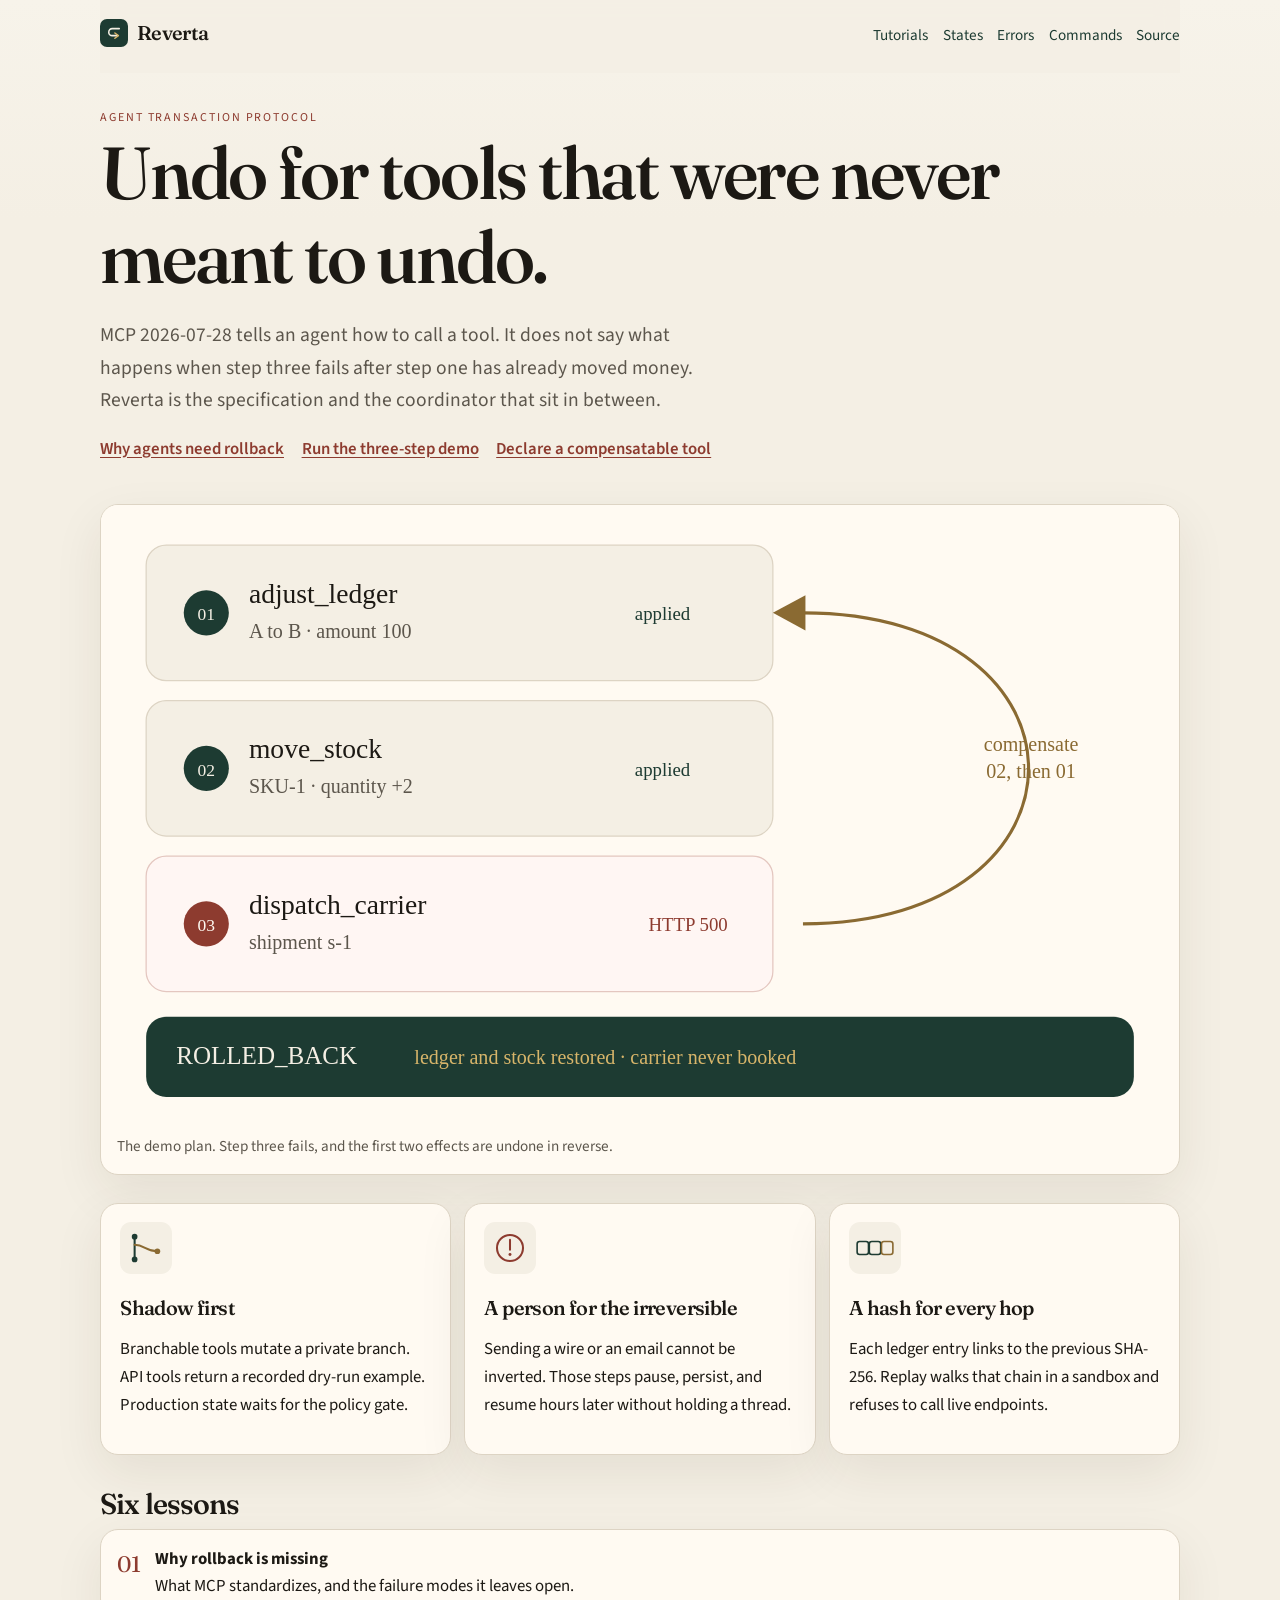
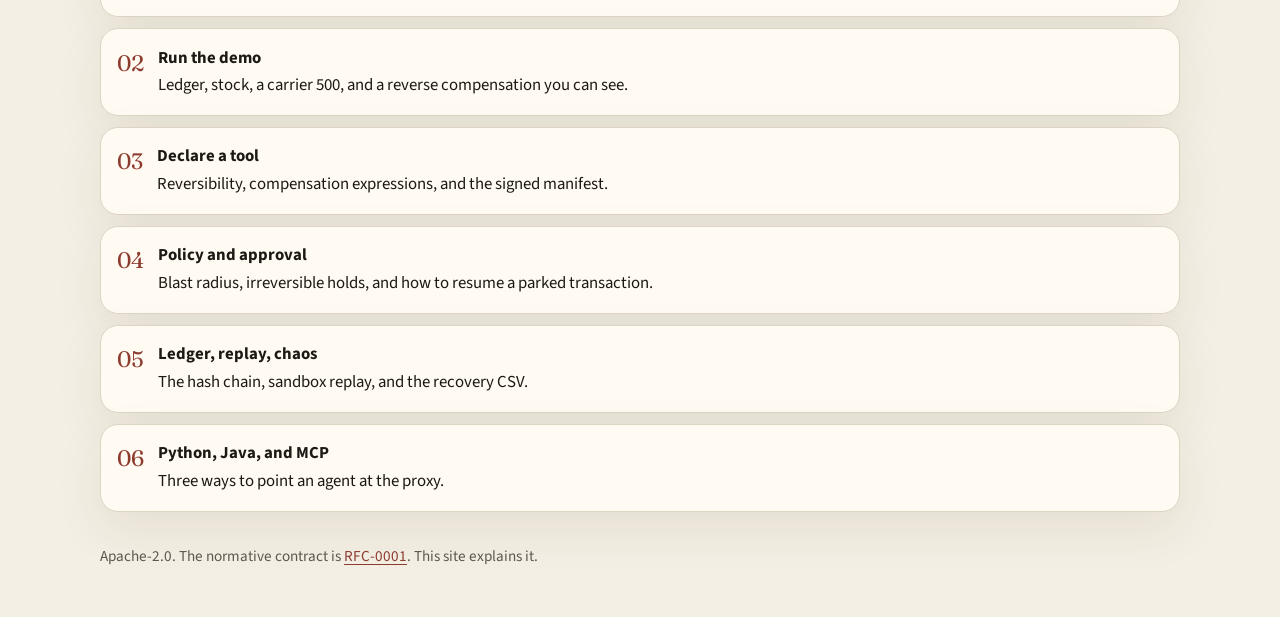
<file: docs/index.html>
<!DOCTYPE html>
<html lang="en">
<head>
  <meta charset="utf-8">
  <meta name="viewport" content="width=device-width, initial-scale=1">
  <title>Reverta — transactional execution for AI agents</title>
  <meta name="description" content="Shadow, gate, commit, and roll back multi-step tool plans. An open specification and engine for MCP agents.">
  <link rel="preconnect" href="https://fonts.googleapis.com">
  <link rel="stylesheet" href="https://fonts.googleapis.com/css2?family=Fraunces:opsz,wght@9..144,560&family=Source+Sans+3:wght@400;600&display=swap">
  <link rel="icon" href="assets/mark.svg" type="image/svg+xml">
  <link rel="stylesheet" href="assets/site.css">
</head>
<body>
  <div class="wrap">
    <nav class="top">
      <strong><a href="index.html"><img src="assets/mark.svg" alt="" width="28" height="28">Reverta</a></strong>
      <div class="links">
        <a href="tutorials/index.html">Tutorials</a>
        <a href="reference/states.html">States</a>
        <a href="reference/errors.html">Errors</a>
        <a href="reference/commands.html">Commands</a>
        <a href="https://github.com/vaquarkhan/Reverta">Source</a>
      </div>
    </nav>
    <header class="hero">
      <div>
        <p class="kicker">Agent Transaction Protocol</p>
        <h1>Undo for tools that were never meant to undo.</h1>
        <p class="lede">MCP 2026-07-28 tells an agent how to call a tool. It does not say what happens when step three fails after step one has already moved money. Reverta is the specification and the coordinator that sit in between.</p>
        <p class="jump">
          <a href="tutorials/01-why-rollback.html">Why agents need rollback</a>
          <a href="tutorials/02-run-the-demo.html">Run the three-step demo</a>
          <a href="tutorials/03-declare-a-tool.html">Declare a compensatable tool</a>
        </p>
      </div>
      <figure class="plate hero-plate">
        <img src="assets/hero-saga.svg" alt="Three steps: a ledger transfer and a stock move apply, the carrier returns HTTP 500, and compensation restores the first two. The transaction ends ROLLED_BACK.">
        <figcaption>The demo plan. Step three fails, and the first two effects are undone in reverse.</figcaption>
      </figure>
    </header>
    <section class="grid">
      <article class="card"><img class="glyph" src="assets/icon-branch.svg" alt=""><h3>Shadow first</h3><p>Branchable tools mutate a private branch. API tools return a recorded dry-run example. Production state waits for the policy gate.</p></article>
      <article class="card"><img class="glyph" src="assets/icon-seal.svg" alt=""><h3>A person for the irreversible</h3><p>Sending a wire or an email cannot be inverted. Those steps pause, persist, and resume hours later without holding a thread.</p></article>
      <article class="card"><img class="glyph" src="assets/icon-chain.svg" alt=""><h3>A hash for every hop</h3><p>Each ledger entry links to the previous SHA-256. Replay walks that chain in a sandbox and refuses to call live endpoints.</p></article>
    </section>
    <h2>Six lessons</h2>
    <div class="lessons">
      <a class="lesson" href="tutorials/01-why-rollback.html"><span class="num">01</span><span><strong>Why rollback is missing</strong><br>What MCP standardizes, and the failure modes it leaves open.</span></a>
      <a class="lesson" href="tutorials/02-run-the-demo.html"><span class="num">02</span><span><strong>Run the demo</strong><br>Ledger, stock, a carrier 500, and a reverse compensation you can see.</span></a>
      <a class="lesson" href="tutorials/03-declare-a-tool.html"><span class="num">03</span><span><strong>Declare a tool</strong><br>Reversibility, compensation expressions, and the signed manifest.</span></a>
      <a class="lesson" href="tutorials/04-policy-and-approval.html"><span class="num">04</span><span><strong>Policy and approval</strong><br>Blast radius, irreversible holds, and how to resume a parked transaction.</span></a>
      <a class="lesson" href="tutorials/05-ledger-replay-chaos.html"><span class="num">05</span><span><strong>Ledger, replay, chaos</strong><br>The hash chain, sandbox replay, and the recovery CSV.</span></a>
      <a class="lesson" href="tutorials/06-sdks.html"><span class="num">06</span><span><strong>Python, Java, and MCP</strong><br>Three ways to point an agent at the proxy.</span></a>
    </div>
    <footer>Apache-2.0. The normative contract is <a href="https://github.com/vaquarkhan/Reverta/blob/main/spec/RFC-0001-core-protocol.md">RFC-0001</a>. This site explains it.</footer>
  </div>
</body>
</html>
</file>
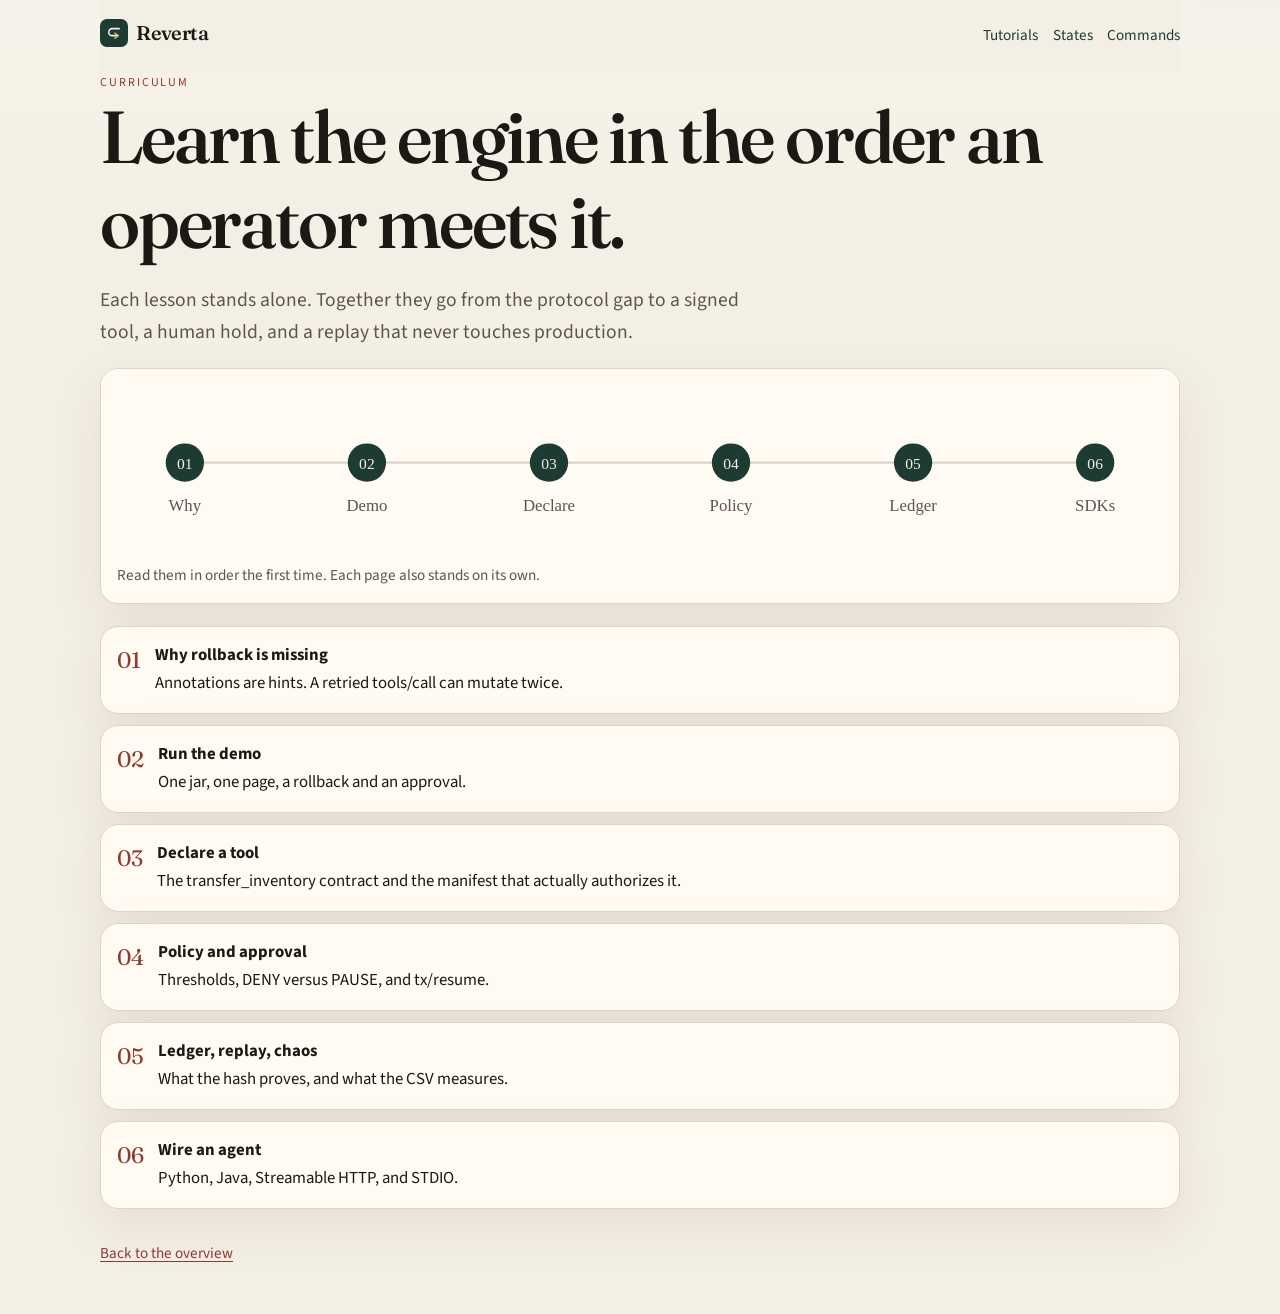
<file: docs/tutorials/index.html>
<!DOCTYPE html>
<html lang="en">
<head>
  <meta charset="utf-8">
  <meta name="viewport" content="width=device-width, initial-scale=1">
  <title>Tutorials — Reverta</title>
  <link rel="stylesheet" href="https://fonts.googleapis.com/css2?family=Fraunces:opsz,wght@9..144,560&family=Source+Sans+3:wght@400;600&display=swap">
  <link rel="icon" href="../assets/mark.svg" type="image/svg+xml">
  <link rel="stylesheet" href="../assets/site.css">
</head>
<body>
  <div class="wrap">
    <nav class="top">
      <strong><a href="../index.html"><img src="../assets/mark.svg" alt="" width="28" height="28">Reverta</a></strong>
      <div class="links">
        <a href="index.html">Tutorials</a>
        <a href="../reference/states.html">States</a>
        <a href="../reference/commands.html">Commands</a>
      </div>
    </nav>
    <p class="kicker">Curriculum</p>
    <h1>Learn the engine in the order an operator meets it.</h1>
    <p class="lede">Each lesson stands alone. Together they go from the protocol gap to a signed tool, a human hold, and a replay that never touches production.</p>
    <figure class="plate">
      <img src="../assets/curriculum.svg" alt="Six lessons in order: why rollback is missing, the demo, declaring a tool, policy, the ledger, and the SDKs.">
      <figcaption>Read them in order the first time. Each page also stands on its own.</figcaption>
    </figure>
    <div class="lessons">
      <a class="lesson" href="01-why-rollback.html"><span class="num">01</span><span><strong>Why rollback is missing</strong><br>Annotations are hints. A retried tools/call can mutate twice.</span></a>
      <a class="lesson" href="02-run-the-demo.html"><span class="num">02</span><span><strong>Run the demo</strong><br>One jar, one page, a rollback and an approval.</span></a>
      <a class="lesson" href="03-declare-a-tool.html"><span class="num">03</span><span><strong>Declare a tool</strong><br>The transfer_inventory contract and the manifest that actually authorizes it.</span></a>
      <a class="lesson" href="04-policy-and-approval.html"><span class="num">04</span><span><strong>Policy and approval</strong><br>Thresholds, DENY versus PAUSE, and tx/resume.</span></a>
      <a class="lesson" href="05-ledger-replay-chaos.html"><span class="num">05</span><span><strong>Ledger, replay, chaos</strong><br>What the hash proves, and what the CSV measures.</span></a>
      <a class="lesson" href="06-sdks.html"><span class="num">06</span><span><strong>Wire an agent</strong><br>Python, Java, Streamable HTTP, and STDIO.</span></a>
    </div>
    <footer><a href="../index.html">Back to the overview</a></footer>
  </div>
</body>
</html>
</file>
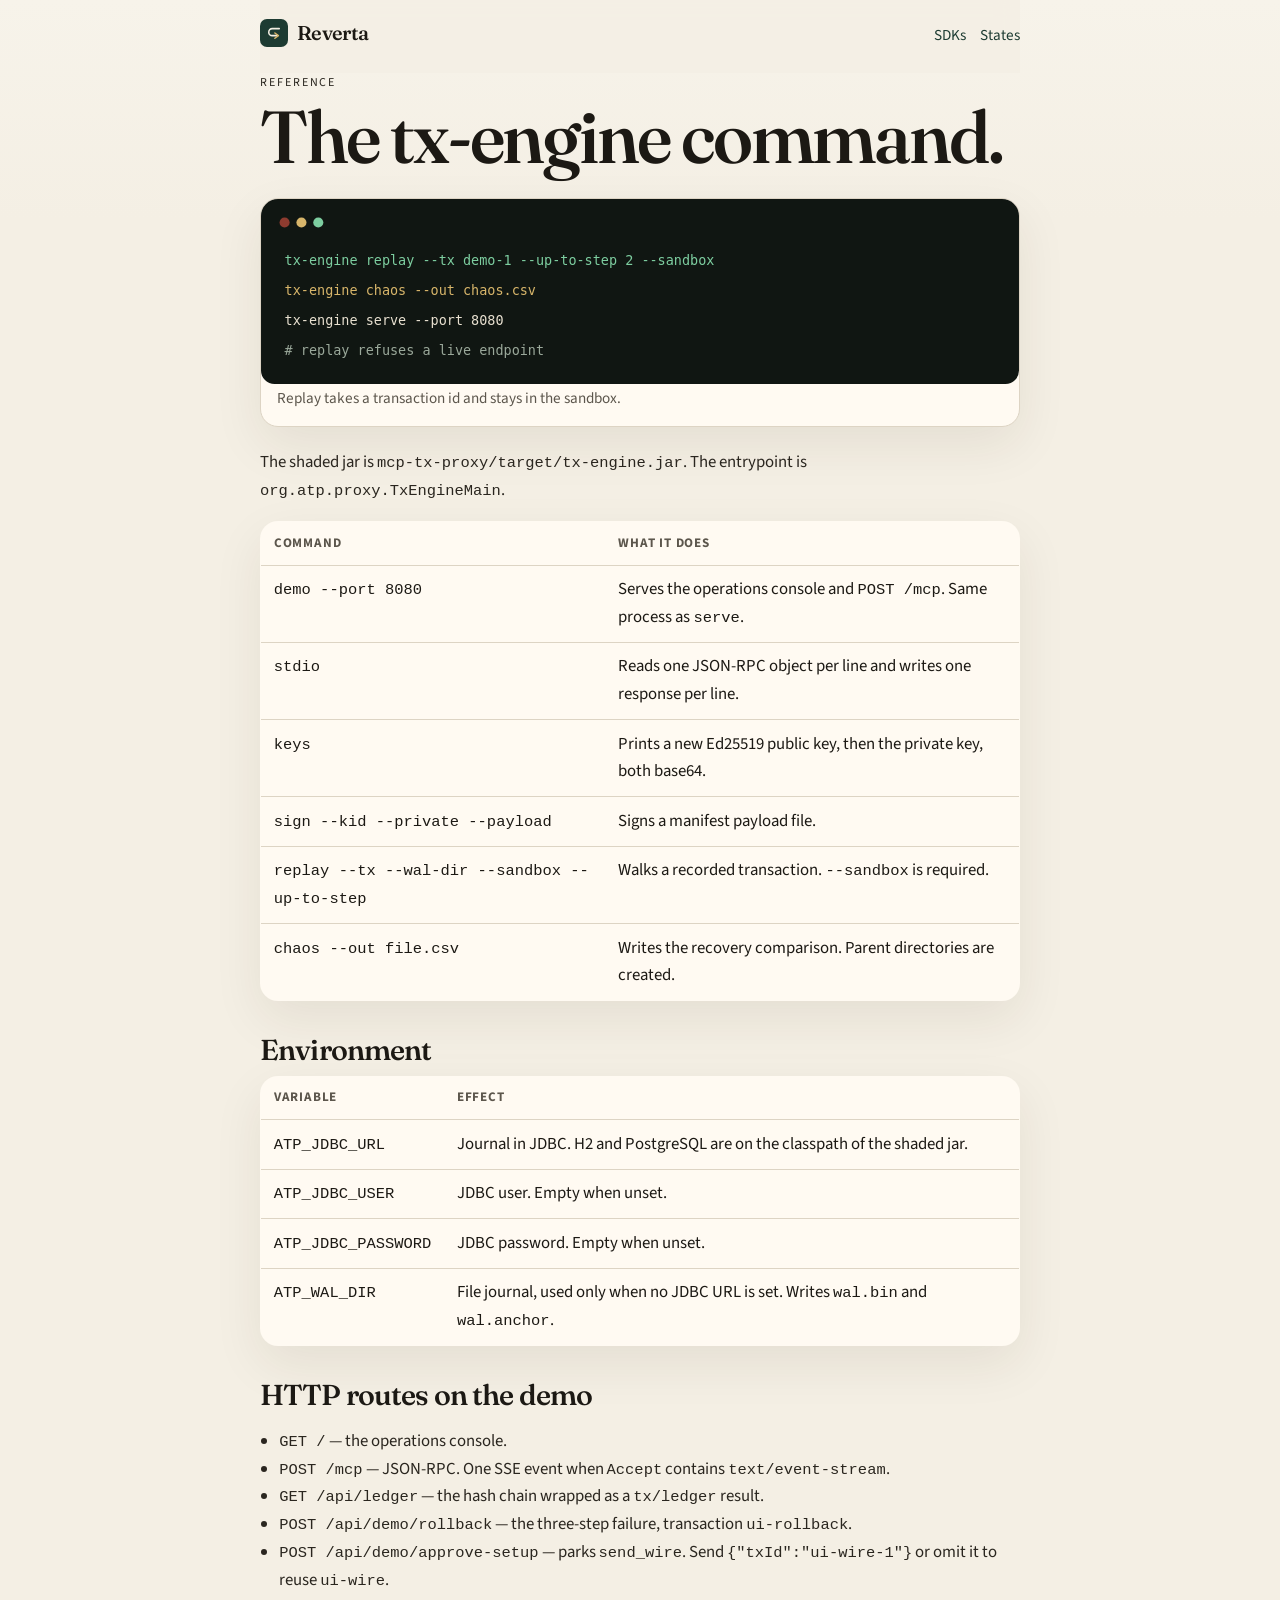
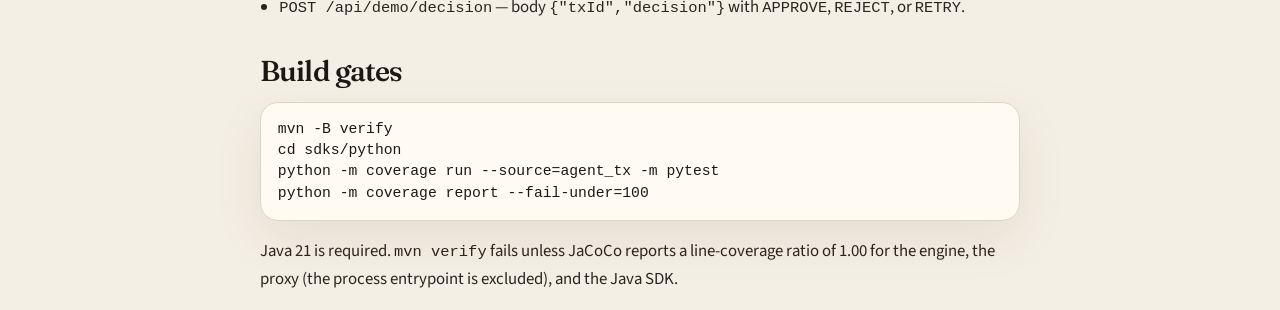
<file: docs/reference/commands.html>
<!DOCTYPE html>
<html lang="en">
<head>
  <meta charset="utf-8">
  <meta name="viewport" content="width=device-width, initial-scale=1">
  <title>Commands — Reverta</title>
  <link rel="stylesheet" href="https://fonts.googleapis.com/css2?family=Fraunces:opsz,wght@9..144,560&family=Source+Sans+3:wght@400;600&display=swap">
  <link rel="icon" href="../assets/mark.svg" type="image/svg+xml">
  <link rel="stylesheet" href="../assets/site.css">
</head>
<body>
  <div class="wrap prose">
    <nav class="top">
      <strong><a href="../index.html"><img src="../assets/mark.svg" alt="" width="28" height="28">Reverta</a></strong>
      <div class="links"><a href="../tutorials/06-sdks.html">SDKs</a><a href="states.html">States</a></div>
    </nav>
    <p class="kicker">Reference</p>
    <h1>The tx-engine command.</h1>
    <figure class="plate">
      <img src="../assets/terminal.svg" alt="A terminal showing tx-engine replay with sandbox, chaos, and serve.">
      <figcaption>Replay takes a transaction id and stays in the sandbox.</figcaption>
    </figure>
    <p>The shaded jar is <code>mcp-tx-proxy/target/tx-engine.jar</code>. The entrypoint is <code>org.atp.proxy.TxEngineMain</code>.</p>
    <table>
      <tr><th>Command</th><th>What it does</th></tr>
      <tr><td><code>demo --port 8080</code></td><td>Serves the operations console and <code>POST /mcp</code>. Same process as <code>serve</code>.</td></tr>
      <tr><td><code>stdio</code></td><td>Reads one JSON-RPC object per line and writes one response per line.</td></tr>
      <tr><td><code>keys</code></td><td>Prints a new Ed25519 public key, then the private key, both base64.</td></tr>
      <tr><td><code>sign --kid --private --payload</code></td><td>Signs a manifest payload file.</td></tr>
      <tr><td><code>replay --tx --wal-dir --sandbox --up-to-step</code></td><td>Walks a recorded transaction. <code>--sandbox</code> is required.</td></tr>
      <tr><td><code>chaos --out file.csv</code></td><td>Writes the recovery comparison. Parent directories are created.</td></tr>
    </table>
    <h2>Environment</h2>
    <table>
      <tr><th>Variable</th><th>Effect</th></tr>
      <tr><td><code>ATP_JDBC_URL</code></td><td>Journal in JDBC. H2 and PostgreSQL are on the classpath of the shaded jar.</td></tr>
      <tr><td><code>ATP_JDBC_USER</code></td><td>JDBC user. Empty when unset.</td></tr>
      <tr><td><code>ATP_JDBC_PASSWORD</code></td><td>JDBC password. Empty when unset.</td></tr>
      <tr><td><code>ATP_WAL_DIR</code></td><td>File journal, used only when no JDBC URL is set. Writes <code>wal.bin</code> and <code>wal.anchor</code>.</td></tr>
    </table>
    <h2>HTTP routes on the demo</h2>
    <ul>
      <li><code>GET /</code> — the operations console.</li>
      <li><code>POST /mcp</code> — JSON-RPC. One SSE event when <code>Accept</code> contains <code>text/event-stream</code>.</li>
      <li><code>GET /api/ledger</code> — the hash chain wrapped as a <code>tx/ledger</code> result.</li>
      <li><code>POST /api/demo/rollback</code> — the three-step failure, transaction <code>ui-rollback</code>.</li>
      <li><code>POST /api/demo/approve-setup</code> — parks <code>send_wire</code>. Send <code>{"txId":"ui-wire-1"}</code> or omit it to reuse <code>ui-wire</code>.</li>
      <li><code>POST /api/demo/decision</code> — body <code>{"txId","decision"}</code> with <code>APPROVE</code>, <code>REJECT</code>, or <code>RETRY</code>.</li>
    </ul>
    <h2>Build gates</h2>
    <pre>mvn -B verify
cd sdks/python
python -m coverage run --source=agent_tx -m pytest
python -m coverage report --fail-under=100</pre>
    <p>Java 21 is required. <code>mvn verify</code> fails unless JaCoCo reports a line-coverage ratio of 1.00 for the engine, the proxy (the process entrypoint is excluded), and the Java SDK.</p>
  </div>
</body>
</html>
</file>
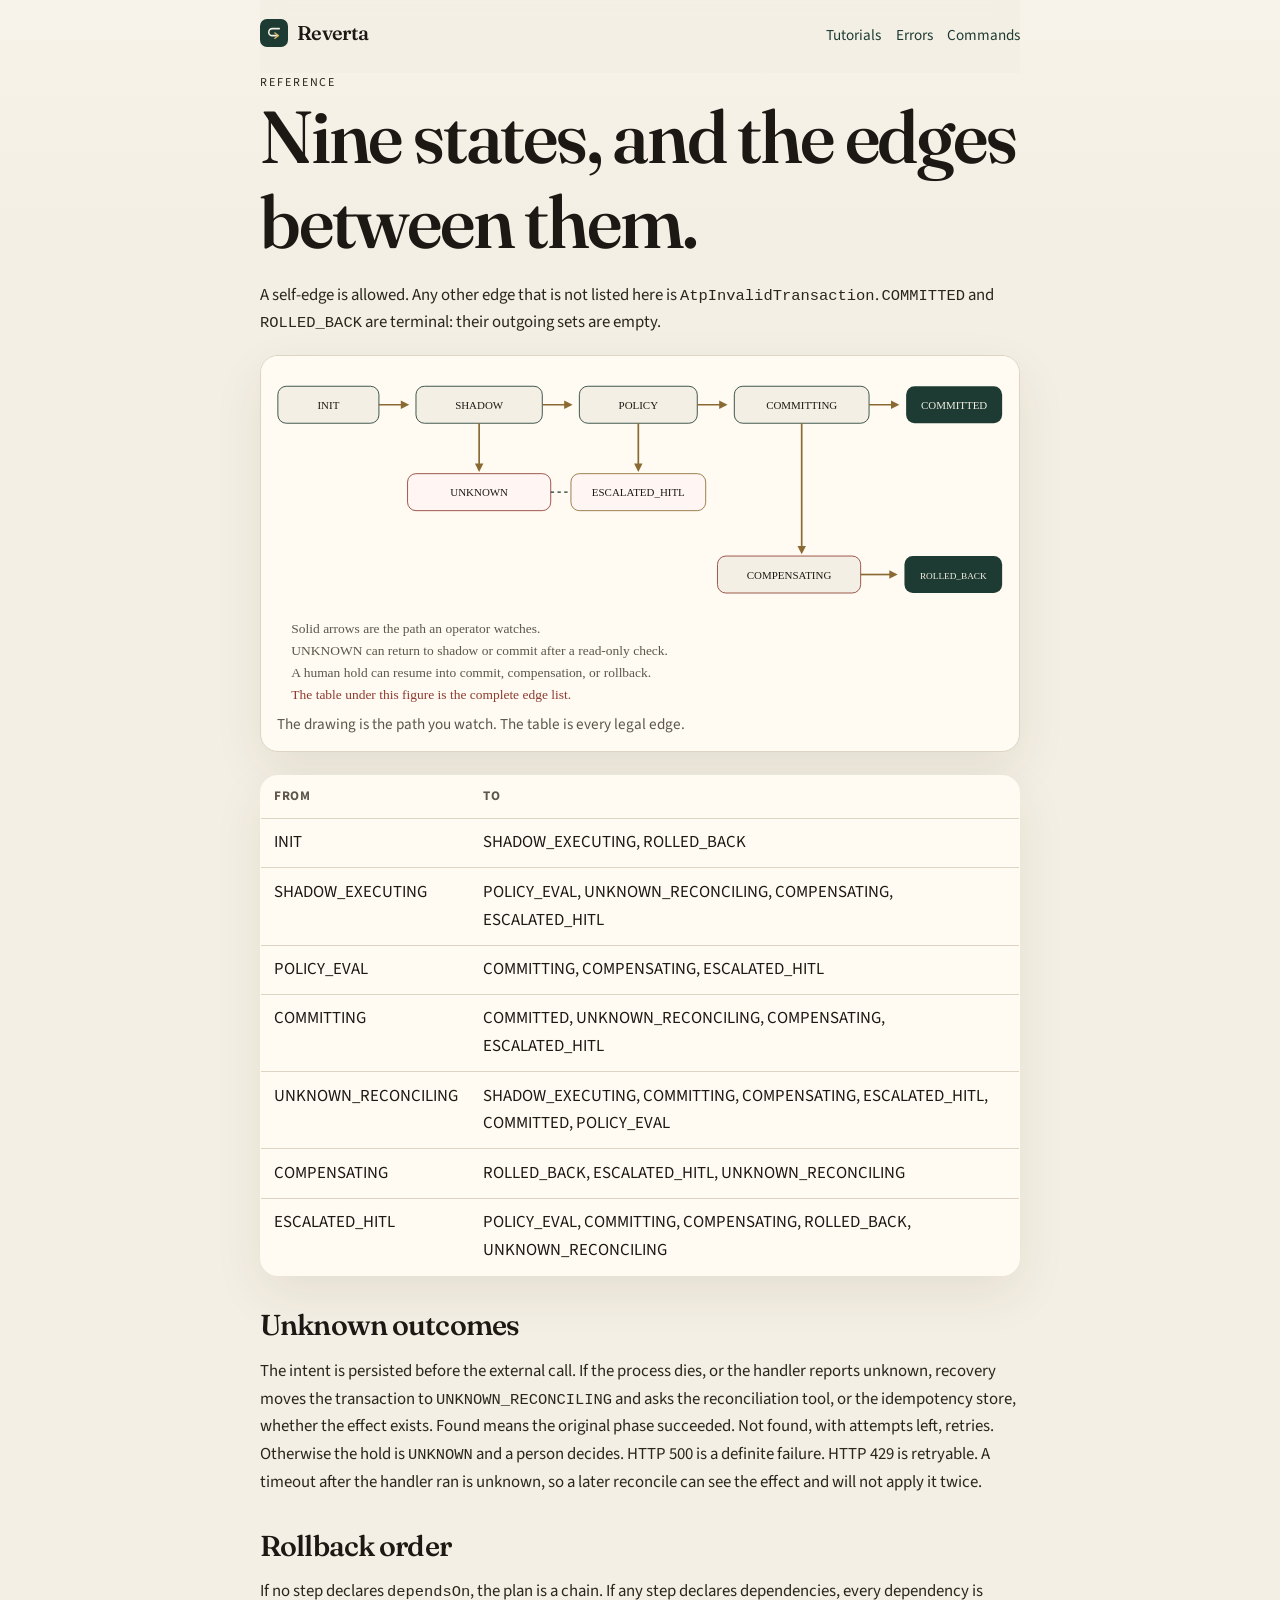
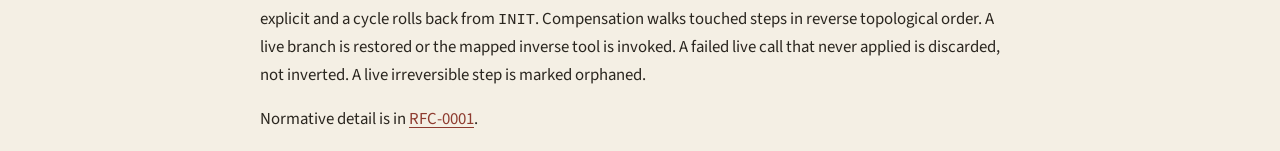
<file: docs/reference/states.html>
<!DOCTYPE html>
<html lang="en">
<head>
  <meta charset="utf-8">
  <meta name="viewport" content="width=device-width, initial-scale=1">
  <title>States — Reverta</title>
  <link rel="stylesheet" href="https://fonts.googleapis.com/css2?family=Fraunces:opsz,wght@9..144,560&family=Source+Sans+3:wght@400;600&display=swap">
  <link rel="icon" href="../assets/mark.svg" type="image/svg+xml">
  <link rel="stylesheet" href="../assets/site.css">
</head>
<body>
  <div class="wrap prose">
    <nav class="top">
      <strong><a href="../index.html"><img src="../assets/mark.svg" alt="" width="28" height="28">Reverta</a></strong>
      <div class="links"><a href="../tutorials/index.html">Tutorials</a><a href="errors.html">Errors</a><a href="commands.html">Commands</a></div>
    </nav>
    <p class="kicker">Reference</p>
    <h1>Nine states, and the edges between them.</h1>
    <p>A self-edge is allowed. Any other edge that is not listed here is <code>AtpInvalidTransaction</code>. <code>COMMITTED</code> and <code>ROLLED_BACK</code> are terminal: their outgoing sets are empty.</p>
    <figure class="plate">
      <img src="../assets/states.svg" alt="Happy path from INIT through SHADOW, POLICY, and COMMITTING to COMMITTED. Side states are UNKNOWN, ESCALATED_HITL, COMPENSATING, and ROLLED_BACK.">
      <figcaption>The drawing is the path you watch. The table is every legal edge.</figcaption>
    </figure>
    <table>
      <tr><th>From</th><th>To</th></tr>
      <tr><td>INIT</td><td>SHADOW_EXECUTING, ROLLED_BACK</td></tr>
      <tr><td>SHADOW_EXECUTING</td><td>POLICY_EVAL, UNKNOWN_RECONCILING, COMPENSATING, ESCALATED_HITL</td></tr>
      <tr><td>POLICY_EVAL</td><td>COMMITTING, COMPENSATING, ESCALATED_HITL</td></tr>
      <tr><td>COMMITTING</td><td>COMMITTED, UNKNOWN_RECONCILING, COMPENSATING, ESCALATED_HITL</td></tr>
      <tr><td>UNKNOWN_RECONCILING</td><td>SHADOW_EXECUTING, COMMITTING, COMPENSATING, ESCALATED_HITL, COMMITTED, POLICY_EVAL</td></tr>
      <tr><td>COMPENSATING</td><td>ROLLED_BACK, ESCALATED_HITL, UNKNOWN_RECONCILING</td></tr>
      <tr><td>ESCALATED_HITL</td><td>POLICY_EVAL, COMMITTING, COMPENSATING, ROLLED_BACK, UNKNOWN_RECONCILING</td></tr>
    </table>
    <h2>Unknown outcomes</h2>
    <p>The intent is persisted before the external call. If the process dies, or the handler reports unknown, recovery moves the transaction to <code>UNKNOWN_RECONCILING</code> and asks the reconciliation tool, or the idempotency store, whether the effect exists. Found means the original phase succeeded. Not found, with attempts left, retries. Otherwise the hold is <code>UNKNOWN</code> and a person decides. HTTP 500 is a definite failure. HTTP 429 is retryable. A timeout after the handler ran is unknown, so a later reconcile can see the effect and will not apply it twice.</p>
    <h2>Rollback order</h2>
    <p>If no step declares <code>dependsOn</code>, the plan is a chain. If any step declares dependencies, every dependency is explicit and a cycle rolls back from <code>INIT</code>. Compensation walks touched steps in reverse topological order. A live branch is restored or the mapped inverse tool is invoked. A failed live call that never applied is discarded, not inverted. A live irreversible step is marked orphaned.</p>
    <p>Normative detail is in <a href="https://github.com/vaquarkhan/Reverta/blob/main/spec/RFC-0001-core-protocol.md">RFC-0001</a>.</p>
  </div>
</body>
</html>
</file>
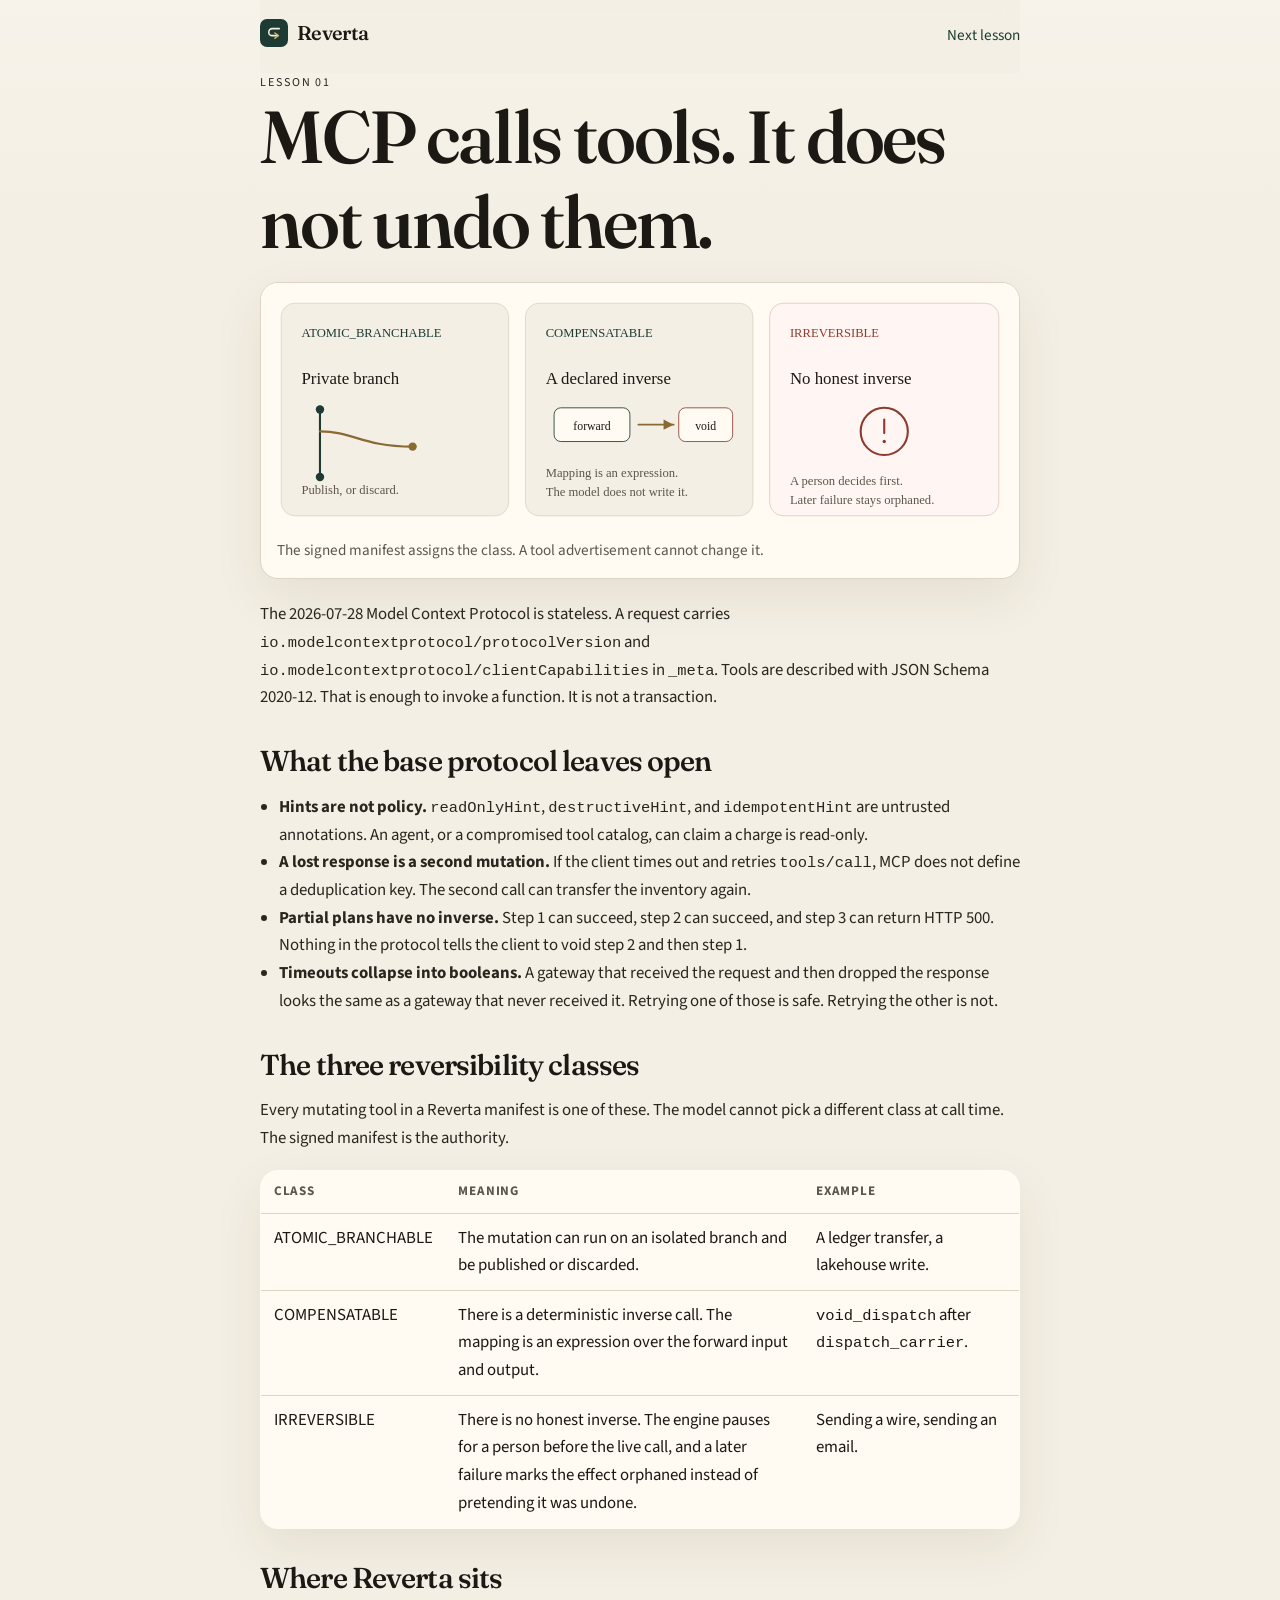
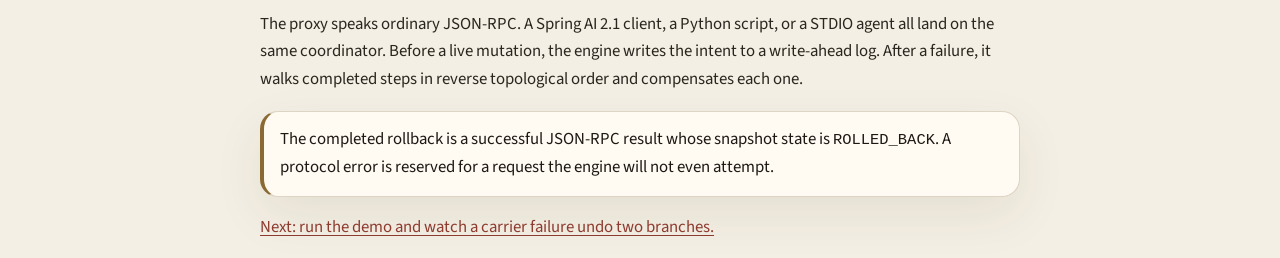
<file: docs/tutorials/01-why-rollback.html>
<!DOCTYPE html>
<html lang="en">
<head>
  <meta charset="utf-8">
  <meta name="viewport" content="width=device-width, initial-scale=1">
  <title>01 — Why rollback is missing</title>
  <link rel="stylesheet" href="https://fonts.googleapis.com/css2?family=Fraunces:opsz,wght@9..144,560&family=Source+Sans+3:wght@400;600&display=swap">
  <link rel="icon" href="../assets/mark.svg" type="image/svg+xml">
  <link rel="stylesheet" href="../assets/site.css">
</head>
<body>
  <div class="wrap prose">
    <nav class="top">
      <strong><a href="../index.html"><img src="../assets/mark.svg" alt="" width="28" height="28">Reverta</a></strong>
      <div class="links"><a href="02-run-the-demo.html">Next lesson</a></div>
    </nav>
    <p class="kicker">Lesson 01</p>
    <h1>MCP calls tools. It does not undo them.</h1>
    <figure class="plate">
      <img src="../assets/classes.svg" alt="Three classes. Atomic branchable work runs on a private branch. Compensatable work has a declared inverse. Irreversible work waits for a person.">
      <figcaption>The signed manifest assigns the class. A tool advertisement cannot change it.</figcaption>
    </figure>
    <p>The 2026-07-28 Model Context Protocol is stateless. A request carries <code>io.modelcontextprotocol/protocolVersion</code> and <code>io.modelcontextprotocol/clientCapabilities</code> in <code>_meta</code>. Tools are described with JSON Schema 2020-12. That is enough to invoke a function. It is not a transaction.</p>
    <h2>What the base protocol leaves open</h2>
    <ul>
      <li><strong>Hints are not policy.</strong> <code>readOnlyHint</code>, <code>destructiveHint</code>, and <code>idempotentHint</code> are untrusted annotations. An agent, or a compromised tool catalog, can claim a charge is read-only.</li>
      <li><strong>A lost response is a second mutation.</strong> If the client times out and retries <code>tools/call</code>, MCP does not define a deduplication key. The second call can transfer the inventory again.</li>
      <li><strong>Partial plans have no inverse.</strong> Step 1 can succeed, step 2 can succeed, and step 3 can return HTTP 500. Nothing in the protocol tells the client to void step 2 and then step 1.</li>
      <li><strong>Timeouts collapse into booleans.</strong> A gateway that received the request and then dropped the response looks the same as a gateway that never received it. Retrying one of those is safe. Retrying the other is not.</li>
    </ul>
    <h2>The three reversibility classes</h2>
    <p>Every mutating tool in a Reverta manifest is one of these. The model cannot pick a different class at call time. The signed manifest is the authority.</p>
    <table>
      <tr><th>Class</th><th>Meaning</th><th>Example</th></tr>
      <tr><td>ATOMIC_BRANCHABLE</td><td>The mutation can run on an isolated branch and be published or discarded.</td><td>A ledger transfer, a lakehouse write.</td></tr>
      <tr><td>COMPENSATABLE</td><td>There is a deterministic inverse call. The mapping is an expression over the forward input and output.</td><td><code>void_dispatch</code> after <code>dispatch_carrier</code>.</td></tr>
      <tr><td>IRREVERSIBLE</td><td>There is no honest inverse. The engine pauses for a person before the live call, and a later failure marks the effect orphaned instead of pretending it was undone.</td><td>Sending a wire, sending an email.</td></tr>
    </table>
    <h2>Where Reverta sits</h2>
    <p>The proxy speaks ordinary JSON-RPC. A Spring AI 2.1 client, a Python script, or a STDIO agent all land on the same coordinator. Before a live mutation, the engine writes the intent to a write-ahead log. After a failure, it walks completed steps in reverse topological order and compensates each one.</p>
    <div class="callout">The completed rollback is a successful JSON-RPC result whose snapshot state is <code>ROLLED_BACK</code>. A protocol error is reserved for a request the engine will not even attempt.</div>
    <p><a href="02-run-the-demo.html">Next: run the demo and watch a carrier failure undo two branches.</a></p>
  </div>
</body>
</html>
</file>
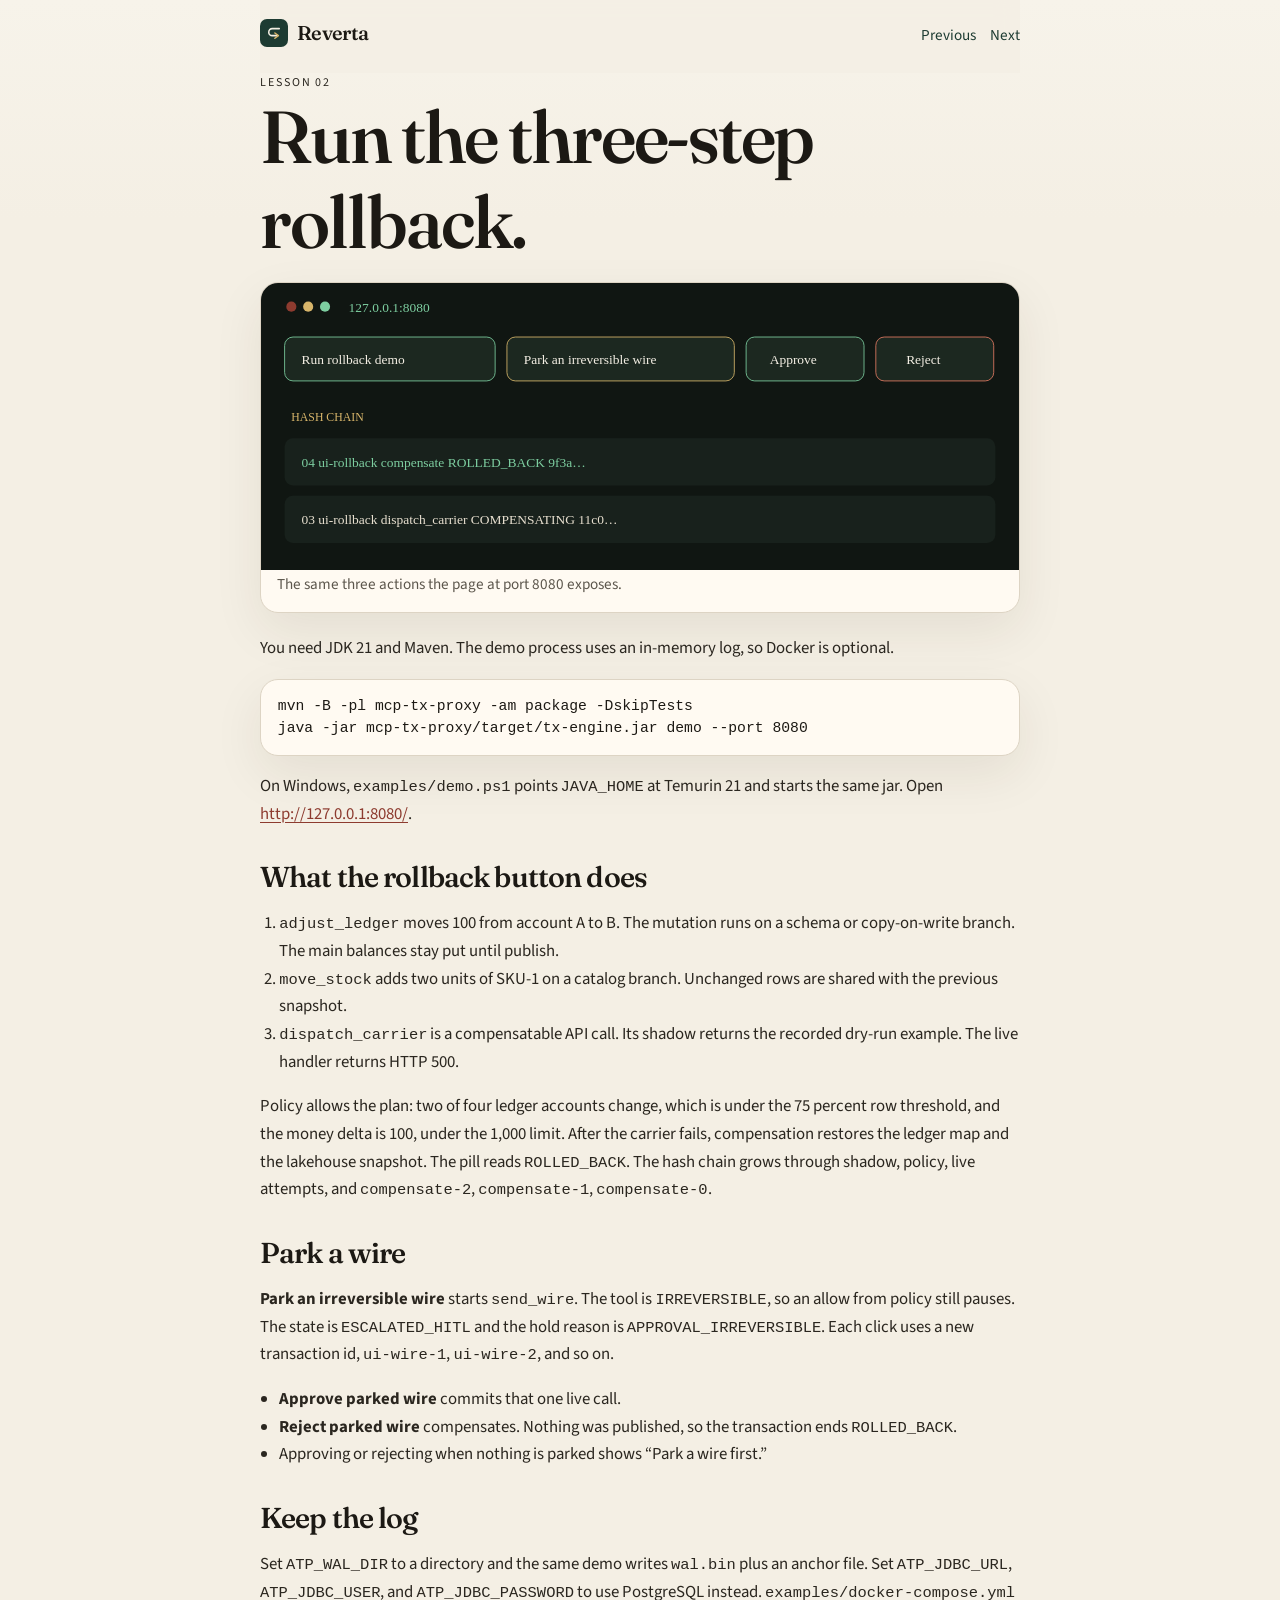
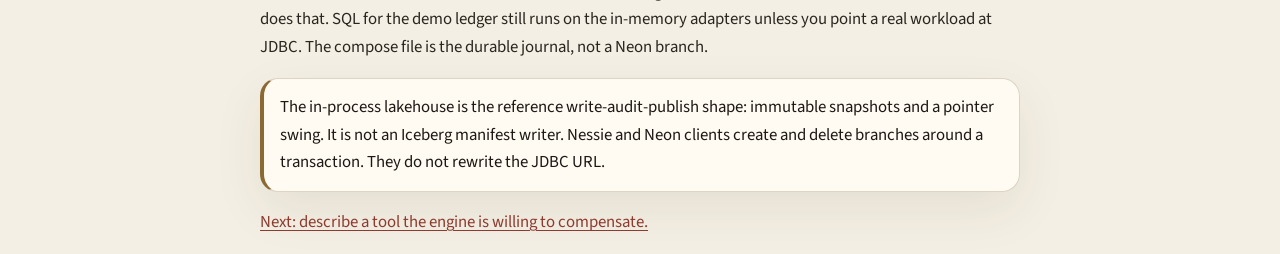
<file: docs/tutorials/02-run-the-demo.html>
<!DOCTYPE html>
<html lang="en">
<head>
  <meta charset="utf-8">
  <meta name="viewport" content="width=device-width, initial-scale=1">
  <title>02 — Run the demo</title>
  <link rel="stylesheet" href="https://fonts.googleapis.com/css2?family=Fraunces:opsz,wght@9..144,560&family=Source+Sans+3:wght@400;600&display=swap">
  <link rel="icon" href="../assets/mark.svg" type="image/svg+xml">
  <link rel="stylesheet" href="../assets/site.css">
</head>
<body>
  <div class="wrap prose">
    <nav class="top">
      <strong><a href="../index.html"><img src="../assets/mark.svg" alt="" width="28" height="28">Reverta</a></strong>
      <div class="links"><a href="01-why-rollback.html">Previous</a><a href="03-declare-a-tool.html">Next</a></div>
    </nav>
    <p class="kicker">Lesson 02</p>
    <h1>Run the three-step rollback.</h1>
    <figure class="plate">
      <img src="../assets/console.svg" alt="The demo console: Run rollback demo, Park an irreversible wire, Approve, Reject, and a hash chain ending in ROLLED_BACK.">
      <figcaption>The same three actions the page at port 8080 exposes.</figcaption>
    </figure>
    <p>You need JDK 21 and Maven. The demo process uses an in-memory log, so Docker is optional.</p>
    <pre>mvn -B -pl mcp-tx-proxy -am package -DskipTests
java -jar mcp-tx-proxy/target/tx-engine.jar demo --port 8080</pre>
    <p>On Windows, <code>examples/demo.ps1</code> points <code>JAVA_HOME</code> at Temurin 21 and starts the same jar. Open <a href="http://127.0.0.1:8080/">http://127.0.0.1:8080/</a>.</p>
    <h2>What the rollback button does</h2>
    <ol>
      <li><code>adjust_ledger</code> moves 100 from account A to B. The mutation runs on a schema or copy-on-write branch. The main balances stay put until publish.</li>
      <li><code>move_stock</code> adds two units of SKU-1 on a catalog branch. Unchanged rows are shared with the previous snapshot.</li>
      <li><code>dispatch_carrier</code> is a compensatable API call. Its shadow returns the recorded dry-run example. The live handler returns HTTP 500.</li>
    </ol>
    <p>Policy allows the plan: two of four ledger accounts change, which is under the 75 percent row threshold, and the money delta is 100, under the 1,000 limit. After the carrier fails, compensation restores the ledger map and the lakehouse snapshot. The pill reads <code>ROLLED_BACK</code>. The hash chain grows through shadow, policy, live attempts, and <code>compensate-2</code>, <code>compensate-1</code>, <code>compensate-0</code>.</p>
    <h2>Park a wire</h2>
    <p><strong>Park an irreversible wire</strong> starts <code>send_wire</code>. The tool is <code>IRREVERSIBLE</code>, so an allow from policy still pauses. The state is <code>ESCALATED_HITL</code> and the hold reason is <code>APPROVAL_IRREVERSIBLE</code>. Each click uses a new transaction id, <code>ui-wire-1</code>, <code>ui-wire-2</code>, and so on.</p>
    <ul>
      <li><strong>Approve parked wire</strong> commits that one live call.</li>
      <li><strong>Reject parked wire</strong> compensates. Nothing was published, so the transaction ends <code>ROLLED_BACK</code>.</li>
      <li>Approving or rejecting when nothing is parked shows “Park a wire first.”</li>
    </ul>
    <h2>Keep the log</h2>
    <p>Set <code>ATP_WAL_DIR</code> to a directory and the same demo writes <code>wal.bin</code> plus an anchor file. Set <code>ATP_JDBC_URL</code>, <code>ATP_JDBC_USER</code>, and <code>ATP_JDBC_PASSWORD</code> to use PostgreSQL instead. <code>examples/docker-compose.yml</code> does that. SQL for the demo ledger still runs on the in-memory adapters unless you point a real workload at JDBC. The compose file is the durable journal, not a Neon branch.</p>
    <div class="callout">The in-process lakehouse is the reference write-audit-publish shape: immutable snapshots and a pointer swing. It is not an Iceberg manifest writer. Nessie and Neon clients create and delete branches around a transaction. They do not rewrite the JDBC URL.</div>
    <p><a href="03-declare-a-tool.html">Next: describe a tool the engine is willing to compensate.</a></p>
  </div>
</body>
</html>
</file>
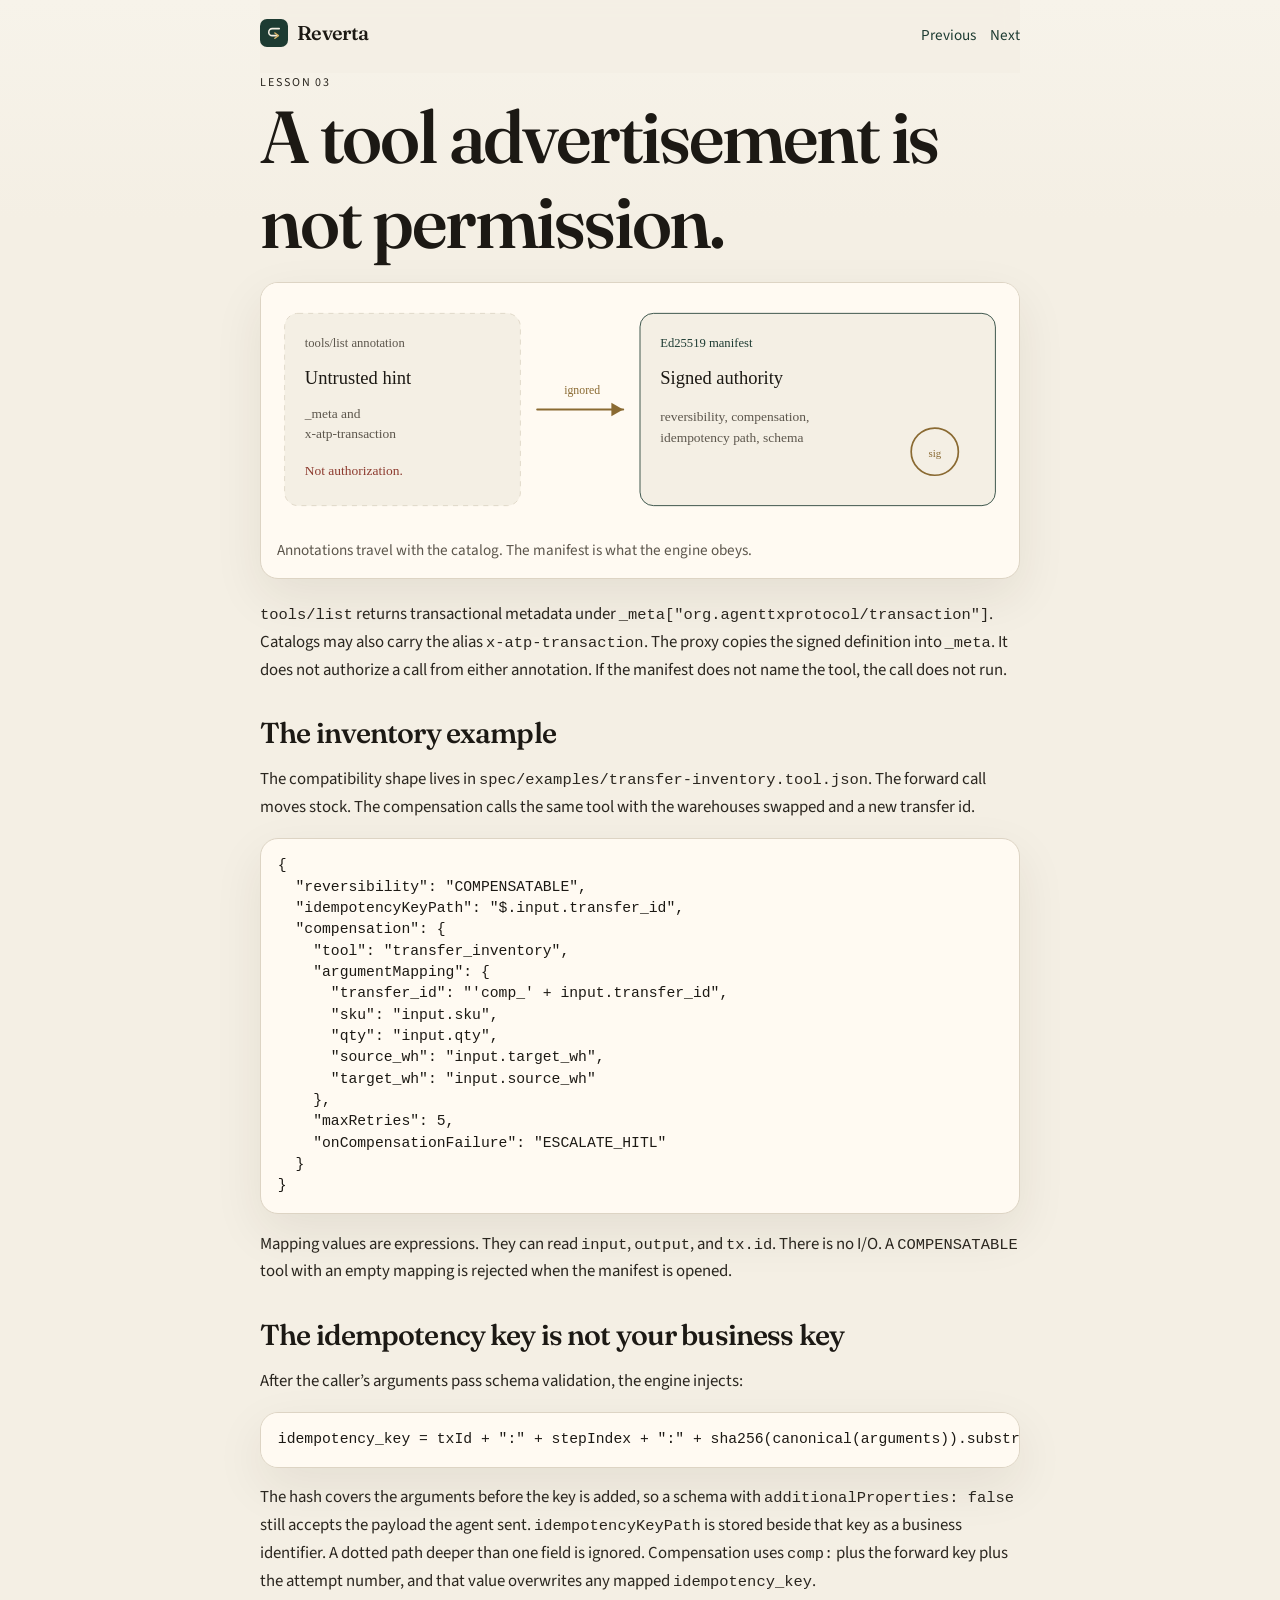
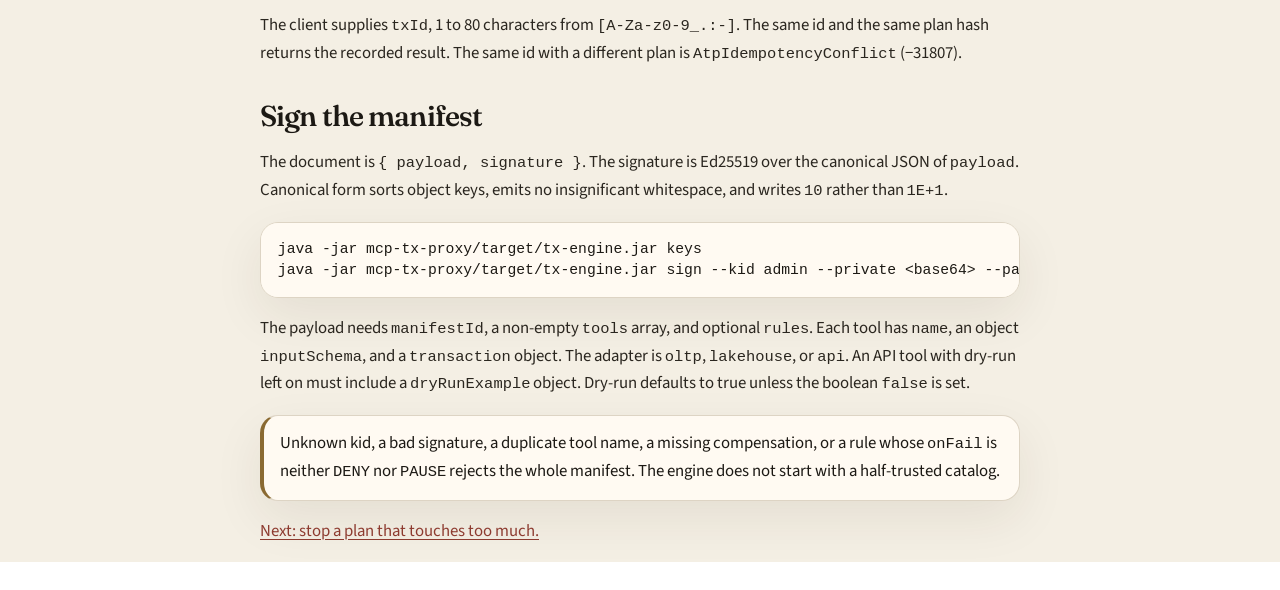
<file: docs/tutorials/03-declare-a-tool.html>
<!DOCTYPE html>
<html lang="en">
<head>
  <meta charset="utf-8">
  <meta name="viewport" content="width=device-width, initial-scale=1">
  <title>03 — Declare a tool</title>
  <link rel="stylesheet" href="https://fonts.googleapis.com/css2?family=Fraunces:opsz,wght@9..144,560&family=Source+Sans+3:wght@400;600&display=swap">
  <link rel="icon" href="../assets/mark.svg" type="image/svg+xml">
  <link rel="stylesheet" href="../assets/site.css">
</head>
<body>
  <div class="wrap prose">
    <nav class="top">
      <strong><a href="../index.html"><img src="../assets/mark.svg" alt="" width="28" height="28">Reverta</a></strong>
      <div class="links"><a href="02-run-the-demo.html">Previous</a><a href="04-policy-and-approval.html">Next</a></div>
    </nav>
    <p class="kicker">Lesson 03</p>
    <h1>A tool advertisement is not permission.</h1>
    <figure class="plate">
      <img src="../assets/manifest.svg" alt="A dashed card labeled untrusted hint, and a signed manifest card that holds reversibility, compensation, and the schema.">
      <figcaption>Annotations travel with the catalog. The manifest is what the engine obeys.</figcaption>
    </figure>
    <p><code>tools/list</code> returns transactional metadata under <code>_meta["org.agenttxprotocol/transaction"]</code>. Catalogs may also carry the alias <code>x-atp-transaction</code>. The proxy copies the signed definition into <code>_meta</code>. It does not authorize a call from either annotation. If the manifest does not name the tool, the call does not run.</p>
    <h2>The inventory example</h2>
    <p>The compatibility shape lives in <code>spec/examples/transfer-inventory.tool.json</code>. The forward call moves stock. The compensation calls the same tool with the warehouses swapped and a new transfer id.</p>
    <pre>{
  "reversibility": "COMPENSATABLE",
  "idempotencyKeyPath": "$.input.transfer_id",
  "compensation": {
    "tool": "transfer_inventory",
    "argumentMapping": {
      "transfer_id": "'comp_' + input.transfer_id",
      "sku": "input.sku",
      "qty": "input.qty",
      "source_wh": "input.target_wh",
      "target_wh": "input.source_wh"
    },
    "maxRetries": 5,
    "onCompensationFailure": "ESCALATE_HITL"
  }
}</pre>
    <p>Mapping values are expressions. They can read <code>input</code>, <code>output</code>, and <code>tx.id</code>. There is no I/O. A <code>COMPENSATABLE</code> tool with an empty mapping is rejected when the manifest is opened.</p>
    <h2>The idempotency key is not your business key</h2>
    <p>After the caller’s arguments pass schema validation, the engine injects:</p>
    <pre>idempotency_key = txId + ":" + stepIndex + ":" + sha256(canonical(arguments)).substring(0, 32)</pre>
    <p>The hash covers the arguments before the key is added, so a schema with <code>additionalProperties: false</code> still accepts the payload the agent sent. <code>idempotencyKeyPath</code> is stored beside that key as a business identifier. A dotted path deeper than one field is ignored. Compensation uses <code>comp:</code> plus the forward key plus the attempt number, and that value overwrites any mapped <code>idempotency_key</code>.</p>
    <p>The client supplies <code>txId</code>, 1 to 80 characters from <code>[A-Za-z0-9_.:-]</code>. The same id and the same plan hash returns the recorded result. The same id with a different plan is <code>AtpIdempotencyConflict</code> (−31807).</p>
    <h2>Sign the manifest</h2>
    <p>The document is <code>{ payload, signature }</code>. The signature is Ed25519 over the canonical JSON of <code>payload</code>. Canonical form sorts object keys, emits no insignificant whitespace, and writes <code>10</code> rather than <code>1E+1</code>.</p>
    <pre>java -jar mcp-tx-proxy/target/tx-engine.jar keys
java -jar mcp-tx-proxy/target/tx-engine.jar sign --kid admin --private &lt;base64&gt; --payload manifest.json</pre>
    <p>The payload needs <code>manifestId</code>, a non-empty <code>tools</code> array, and optional <code>rules</code>. Each tool has <code>name</code>, an object <code>inputSchema</code>, and a <code>transaction</code> object. The adapter is <code>oltp</code>, <code>lakehouse</code>, or <code>api</code>. An API tool with dry-run left on must include a <code>dryRunExample</code> object. Dry-run defaults to true unless the boolean <code>false</code> is set.</p>
    <div class="callout">Unknown kid, a bad signature, a duplicate tool name, a missing compensation, or a rule whose <code>onFail</code> is neither <code>DENY</code> nor <code>PAUSE</code> rejects the whole manifest. The engine does not start with a half-trusted catalog.</div>
    <p><a href="04-policy-and-approval.html">Next: stop a plan that touches too much.</a></p>
  </div>
</body>
</html>
</file>
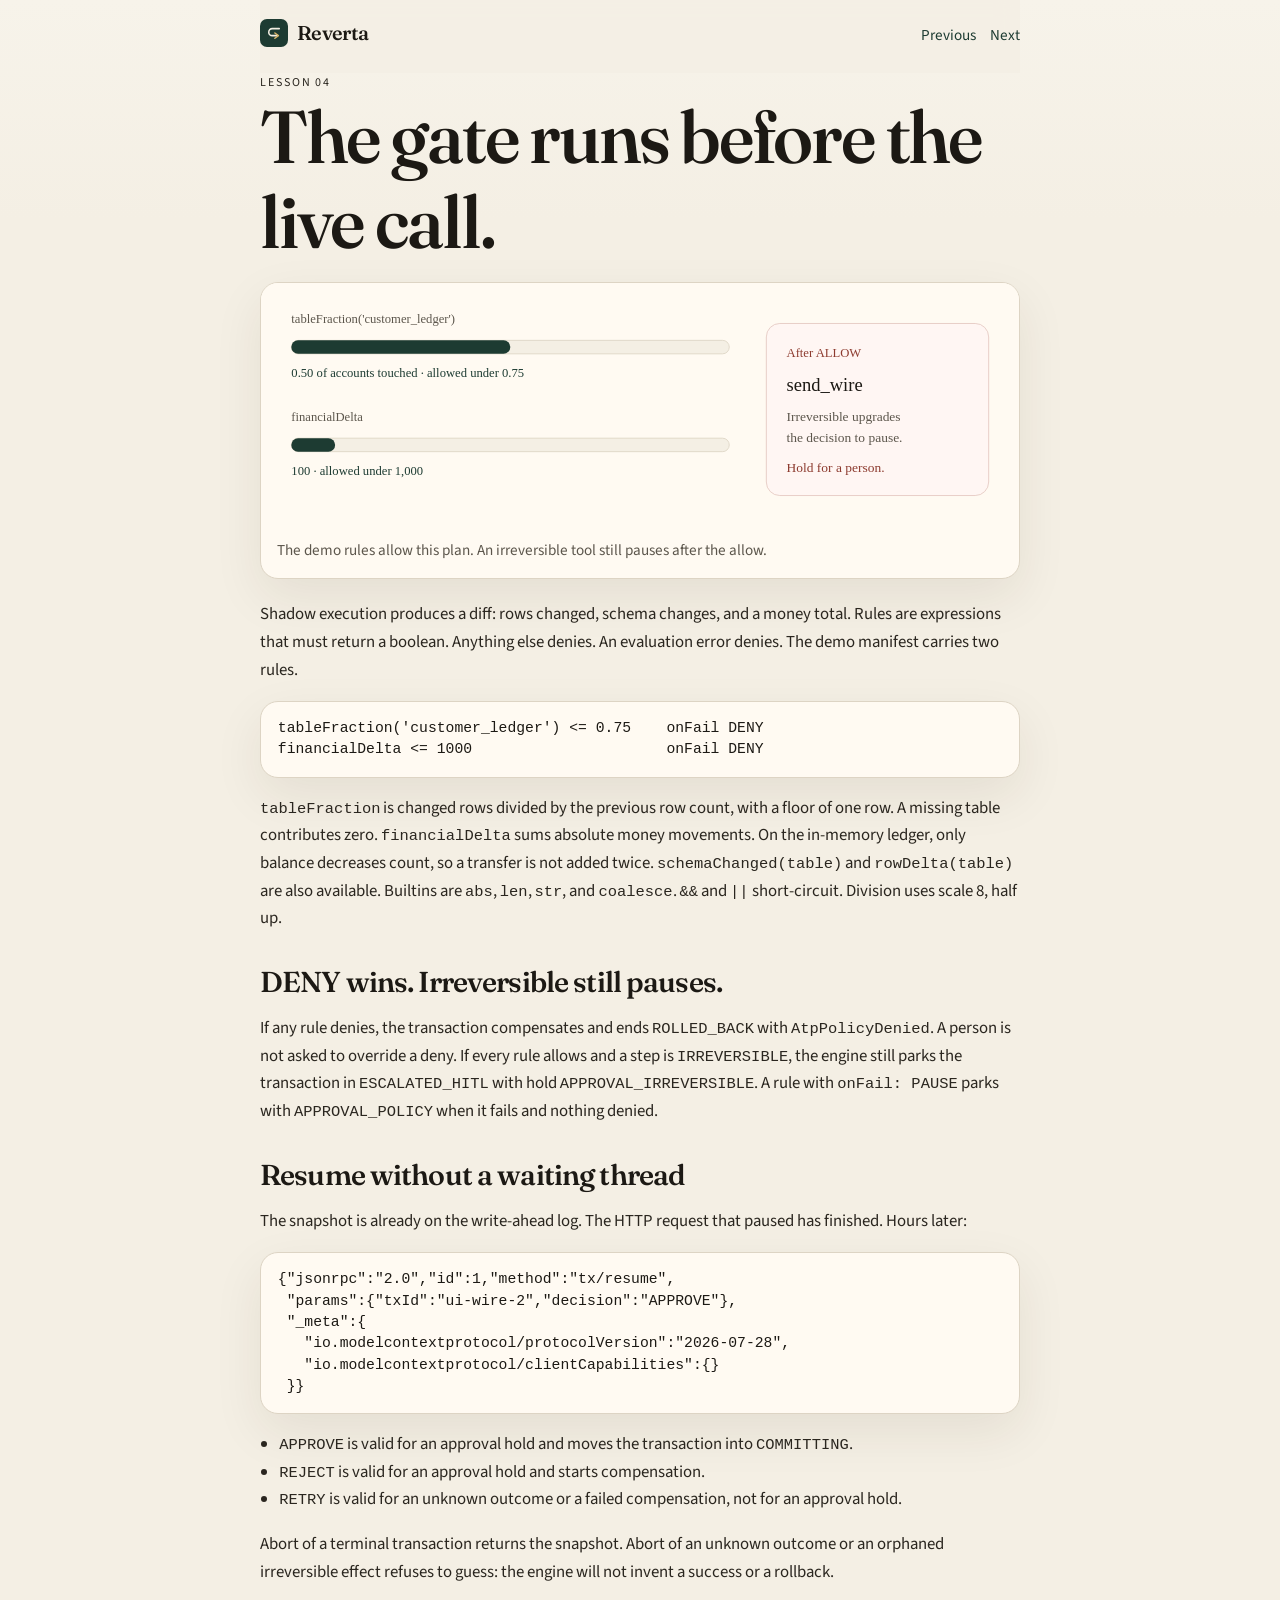
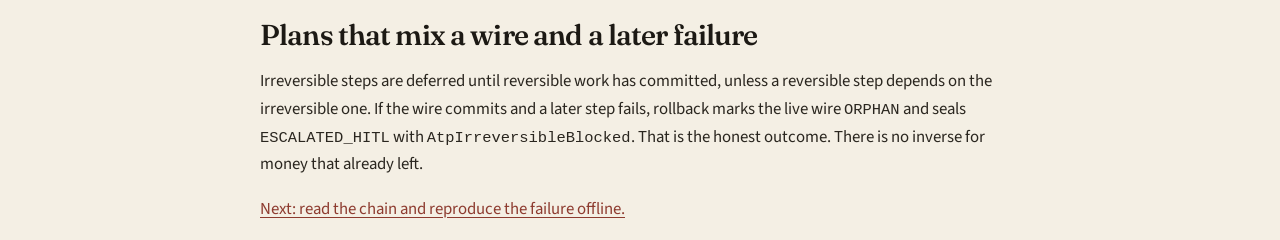
<file: docs/tutorials/04-policy-and-approval.html>
<!DOCTYPE html>
<html lang="en">
<head>
  <meta charset="utf-8">
  <meta name="viewport" content="width=device-width, initial-scale=1">
  <title>04 — Policy and approval</title>
  <link rel="stylesheet" href="https://fonts.googleapis.com/css2?family=Fraunces:opsz,wght@9..144,560&family=Source+Sans+3:wght@400;600&display=swap">
  <link rel="icon" href="../assets/mark.svg" type="image/svg+xml">
  <link rel="stylesheet" href="../assets/site.css">
</head>
<body>
  <div class="wrap prose">
    <nav class="top">
      <strong><a href="../index.html"><img src="../assets/mark.svg" alt="" width="28" height="28">Reverta</a></strong>
      <div class="links"><a href="03-declare-a-tool.html">Previous</a><a href="05-ledger-replay-chaos.html">Next</a></div>
    </nav>
    <p class="kicker">Lesson 04</p>
    <h1>The gate runs before the live call.</h1>
    <figure class="plate">
      <img src="../assets/policy.svg" alt="A table fraction of 0.50 under a 0.75 limit, a money delta of 100 under 1,000, and an irreversible wire held for a person.">
      <figcaption>The demo rules allow this plan. An irreversible tool still pauses after the allow.</figcaption>
    </figure>
    <p>Shadow execution produces a diff: rows changed, schema changes, and a money total. Rules are expressions that must return a boolean. Anything else denies. An evaluation error denies. The demo manifest carries two rules.</p>
    <pre>tableFraction('customer_ledger') &lt;= 0.75    onFail DENY
financialDelta &lt;= 1000                      onFail DENY</pre>
    <p><code>tableFraction</code> is changed rows divided by the previous row count, with a floor of one row. A missing table contributes zero. <code>financialDelta</code> sums absolute money movements. On the in-memory ledger, only balance decreases count, so a transfer is not added twice. <code>schemaChanged(table)</code> and <code>rowDelta(table)</code> are also available. Builtins are <code>abs</code>, <code>len</code>, <code>str</code>, and <code>coalesce</code>. <code>&amp;&amp;</code> and <code>||</code> short-circuit. Division uses scale 8, half up.</p>
    <h2>DENY wins. Irreversible still pauses.</h2>
    <p>If any rule denies, the transaction compensates and ends <code>ROLLED_BACK</code> with <code>AtpPolicyDenied</code>. A person is not asked to override a deny. If every rule allows and a step is <code>IRREVERSIBLE</code>, the engine still parks the transaction in <code>ESCALATED_HITL</code> with hold <code>APPROVAL_IRREVERSIBLE</code>. A rule with <code>onFail: PAUSE</code> parks with <code>APPROVAL_POLICY</code> when it fails and nothing denied.</p>
    <h2>Resume without a waiting thread</h2>
    <p>The snapshot is already on the write-ahead log. The HTTP request that paused has finished. Hours later:</p>
    <pre>{"jsonrpc":"2.0","id":1,"method":"tx/resume",
 "params":{"txId":"ui-wire-2","decision":"APPROVE"},
 "_meta":{
   "io.modelcontextprotocol/protocolVersion":"2026-07-28",
   "io.modelcontextprotocol/clientCapabilities":{}
 }}</pre>
    <ul>
      <li><code>APPROVE</code> is valid for an approval hold and moves the transaction into <code>COMMITTING</code>.</li>
      <li><code>REJECT</code> is valid for an approval hold and starts compensation.</li>
      <li><code>RETRY</code> is valid for an unknown outcome or a failed compensation, not for an approval hold.</li>
    </ul>
    <p>Abort of a terminal transaction returns the snapshot. Abort of an unknown outcome or an orphaned irreversible effect refuses to guess: the engine will not invent a success or a rollback.</p>
    <h2>Plans that mix a wire and a later failure</h2>
    <p>Irreversible steps are deferred until reversible work has committed, unless a reversible step depends on the irreversible one. If the wire commits and a later step fails, rollback marks the live wire <code>ORPHAN</code> and seals <code>ESCALATED_HITL</code> with <code>AtpIrreversibleBlocked</code>. That is the honest outcome. There is no inverse for money that already left.</p>
    <p><a href="05-ledger-replay-chaos.html">Next: read the chain and reproduce the failure offline.</a></p>
  </div>
</body>
</html>
</file>
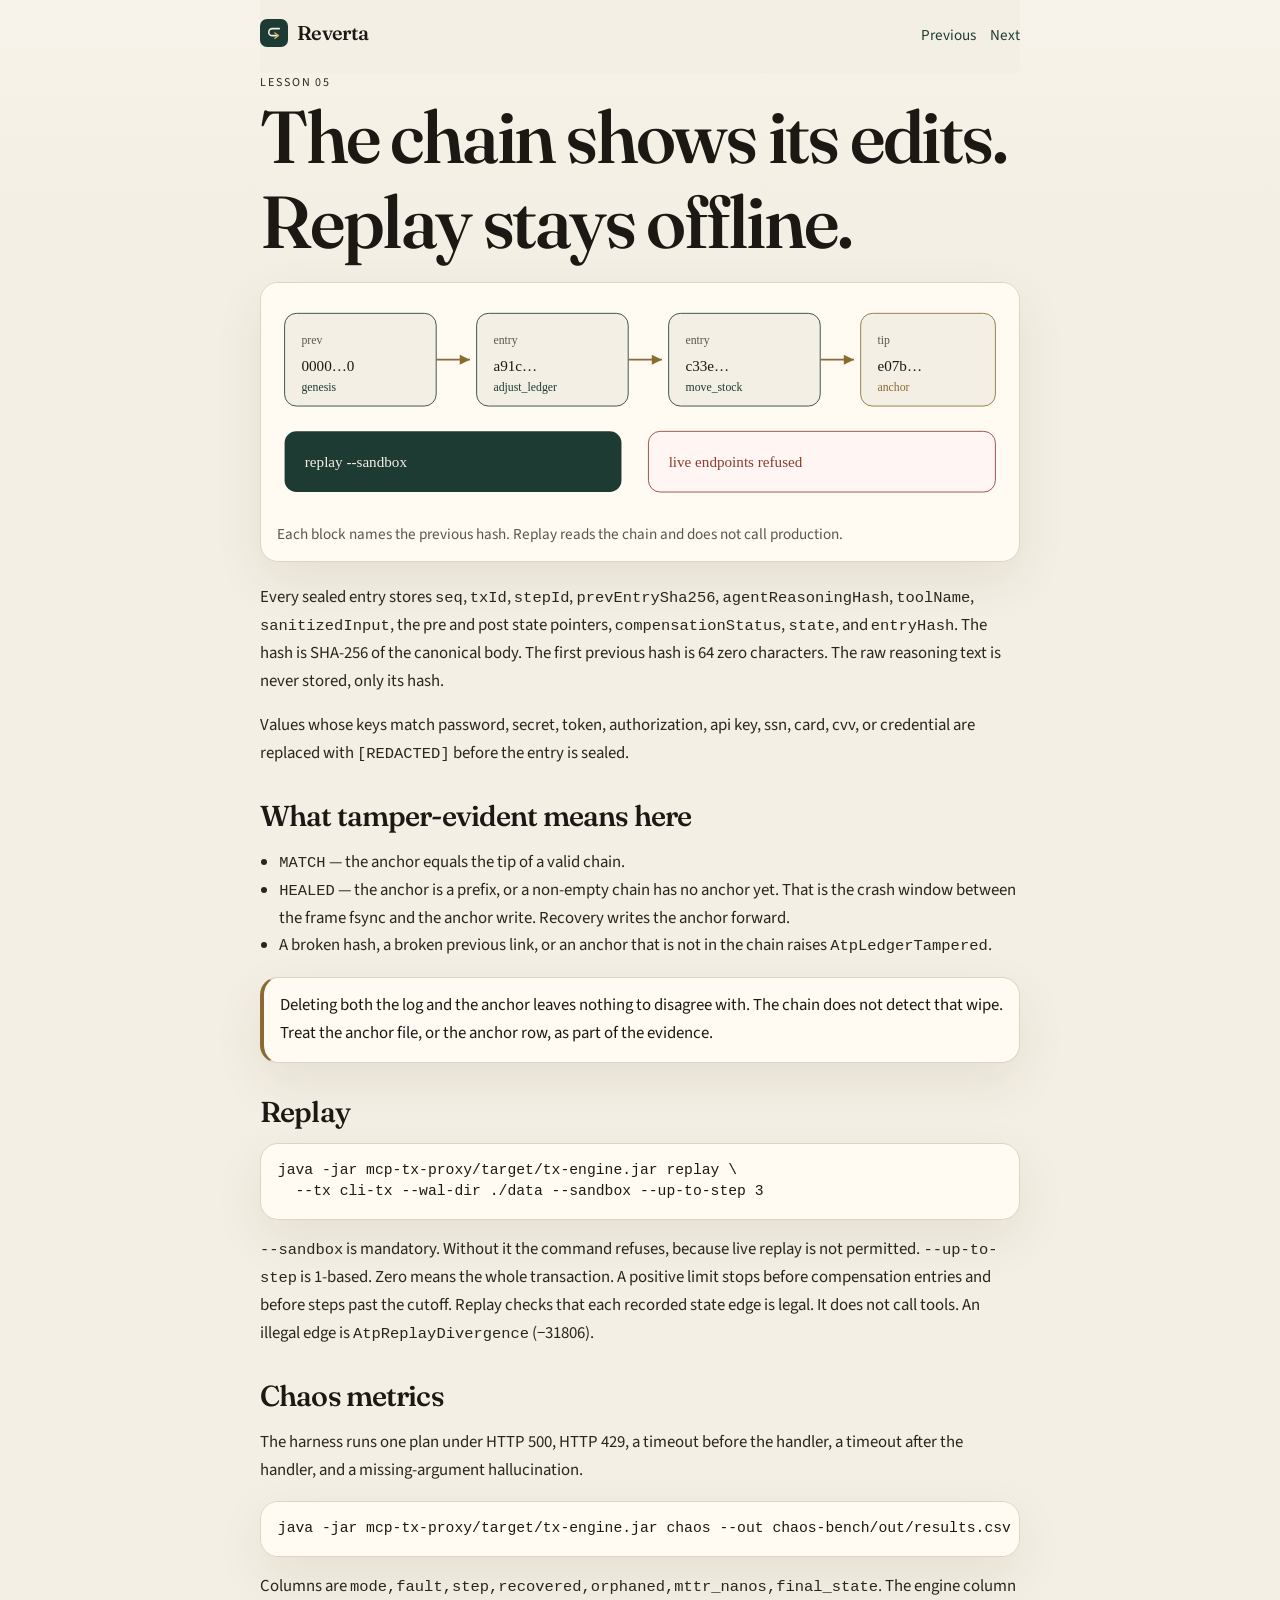
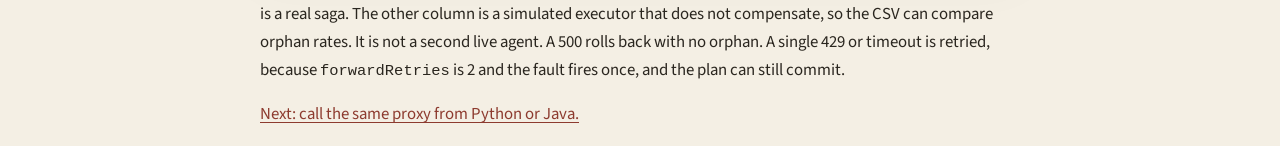
<file: docs/tutorials/05-ledger-replay-chaos.html>
<!DOCTYPE html>
<html lang="en">
<head>
  <meta charset="utf-8">
  <meta name="viewport" content="width=device-width, initial-scale=1">
  <title>05 — Ledger, replay, and chaos</title>
  <link rel="stylesheet" href="https://fonts.googleapis.com/css2?family=Fraunces:opsz,wght@9..144,560&family=Source+Sans+3:wght@400;600&display=swap">
  <link rel="icon" href="../assets/mark.svg" type="image/svg+xml">
  <link rel="stylesheet" href="../assets/site.css">
</head>
<body>
  <div class="wrap prose">
    <nav class="top">
      <strong><a href="../index.html"><img src="../assets/mark.svg" alt="" width="28" height="28">Reverta</a></strong>
      <div class="links"><a href="04-policy-and-approval.html">Previous</a><a href="06-sdks.html">Next</a></div>
    </nav>
    <p class="kicker">Lesson 05</p>
    <h1>The chain shows its edits. Replay stays offline.</h1>
    <figure class="plate">
      <img src="../assets/chain.svg" alt="Four hash-linked ledger blocks from a zero genesis to an anchor tip, with sandbox replay allowed and live endpoints refused.">
      <figcaption>Each block names the previous hash. Replay reads the chain and does not call production.</figcaption>
    </figure>
    <p>Every sealed entry stores <code>seq</code>, <code>txId</code>, <code>stepId</code>, <code>prevEntrySha256</code>, <code>agentReasoningHash</code>, <code>toolName</code>, <code>sanitizedInput</code>, the pre and post state pointers, <code>compensationStatus</code>, <code>state</code>, and <code>entryHash</code>. The hash is SHA-256 of the canonical body. The first previous hash is 64 zero characters. The raw reasoning text is never stored, only its hash.</p>
    <p>Values whose keys match password, secret, token, authorization, api key, ssn, card, cvv, or credential are replaced with <code>[REDACTED]</code> before the entry is sealed.</p>
    <h2>What tamper-evident means here</h2>
    <ul>
      <li><code>MATCH</code> — the anchor equals the tip of a valid chain.</li>
      <li><code>HEALED</code> — the anchor is a prefix, or a non-empty chain has no anchor yet. That is the crash window between the frame fsync and the anchor write. Recovery writes the anchor forward.</li>
      <li>A broken hash, a broken previous link, or an anchor that is not in the chain raises <code>AtpLedgerTampered</code>.</li>
    </ul>
    <div class="callout">Deleting both the log and the anchor leaves nothing to disagree with. The chain does not detect that wipe. Treat the anchor file, or the anchor row, as part of the evidence.</div>
    <h2>Replay</h2>
    <pre>java -jar mcp-tx-proxy/target/tx-engine.jar replay \
  --tx cli-tx --wal-dir ./data --sandbox --up-to-step 3</pre>
    <p><code>--sandbox</code> is mandatory. Without it the command refuses, because live replay is not permitted. <code>--up-to-step</code> is 1-based. Zero means the whole transaction. A positive limit stops before compensation entries and before steps past the cutoff. Replay checks that each recorded state edge is legal. It does not call tools. An illegal edge is <code>AtpReplayDivergence</code> (−31806).</p>
    <h2>Chaos metrics</h2>
    <p>The harness runs one plan under HTTP 500, HTTP 429, a timeout before the handler, a timeout after the handler, and a missing-argument hallucination.</p>
    <pre>java -jar mcp-tx-proxy/target/tx-engine.jar chaos --out chaos-bench/out/results.csv</pre>
    <p>Columns are <code>mode,fault,step,recovered,orphaned,mttr_nanos,final_state</code>. The engine column is a real saga. The other column is a simulated executor that does not compensate, so the CSV can compare orphan rates. It is not a second live agent. A 500 rolls back with no orphan. A single 429 or timeout is retried, because <code>forwardRetries</code> is 2 and the fault fires once, and the plan can still commit.</p>
    <p><a href="06-sdks.html">Next: call the same proxy from Python or Java.</a></p>
  </div>
</body>
</html>
</file>
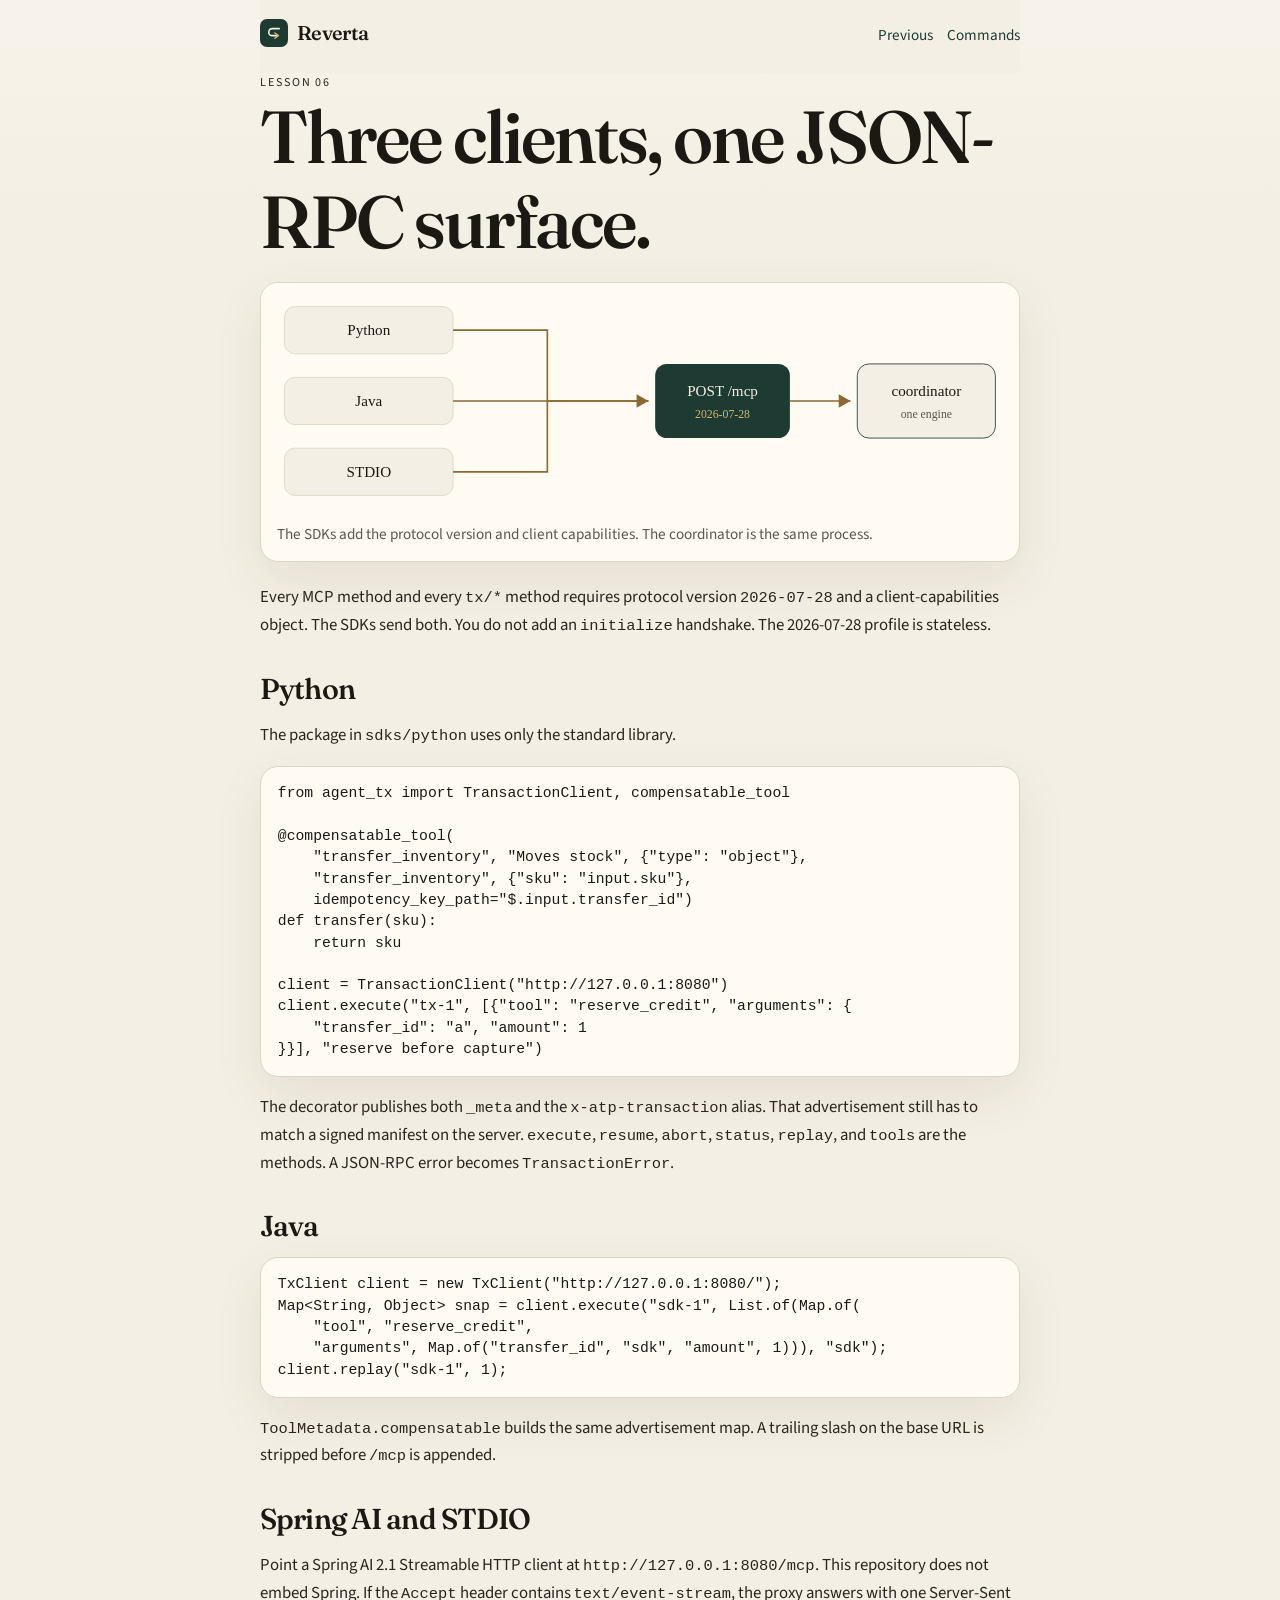
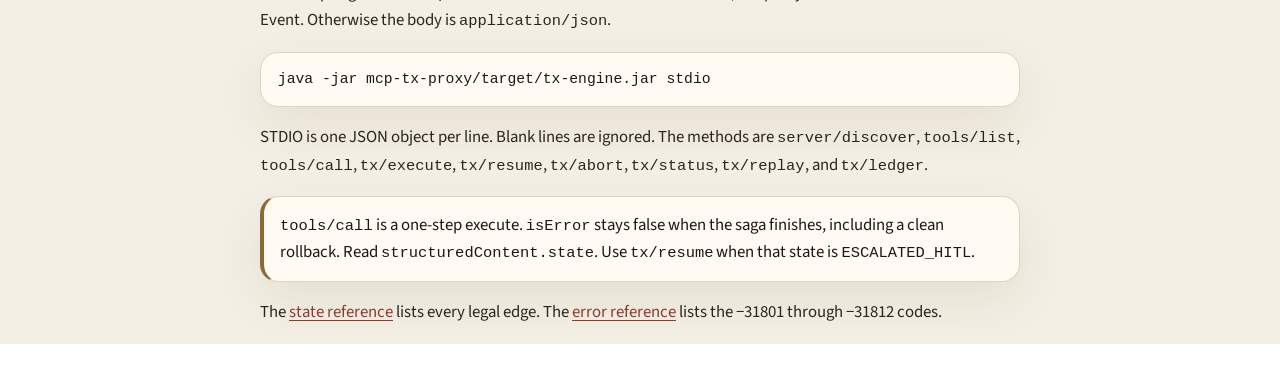
<file: docs/tutorials/06-sdks.html>
<!DOCTYPE html>
<html lang="en">
<head>
  <meta charset="utf-8">
  <meta name="viewport" content="width=device-width, initial-scale=1">
  <title>06 — Python, Java, and MCP</title>
  <link rel="stylesheet" href="https://fonts.googleapis.com/css2?family=Fraunces:opsz,wght@9..144,560&family=Source+Sans+3:wght@400;600&display=swap">
  <link rel="icon" href="../assets/mark.svg" type="image/svg+xml">
  <link rel="stylesheet" href="../assets/site.css">
</head>
<body>
  <div class="wrap prose">
    <nav class="top">
      <strong><a href="../index.html"><img src="../assets/mark.svg" alt="" width="28" height="28">Reverta</a></strong>
      <div class="links"><a href="05-ledger-replay-chaos.html">Previous</a><a href="../reference/commands.html">Commands</a></div>
    </nav>
    <p class="kicker">Lesson 06</p>
    <h1>Three clients, one JSON-RPC surface.</h1>
    <figure class="plate">
      <img src="../assets/clients.svg" alt="Python, Java, and STDIO all connect to POST /mcp on protocol 2026-07-28, then to one coordinator.">
      <figcaption>The SDKs add the protocol version and client capabilities. The coordinator is the same process.</figcaption>
    </figure>
    <p>Every MCP method and every <code>tx/*</code> method requires protocol version <code>2026-07-28</code> and a client-capabilities object. The SDKs send both. You do not add an <code>initialize</code> handshake. The 2026-07-28 profile is stateless.</p>
    <h2>Python</h2>
    <p>The package in <code>sdks/python</code> uses only the standard library.</p>
    <pre>from agent_tx import TransactionClient, compensatable_tool

@compensatable_tool(
    "transfer_inventory", "Moves stock", {"type": "object"},
    "transfer_inventory", {"sku": "input.sku"},
    idempotency_key_path="$.input.transfer_id")
def transfer(sku):
    return sku

client = TransactionClient("http://127.0.0.1:8080")
client.execute("tx-1", [{"tool": "reserve_credit", "arguments": {
    "transfer_id": "a", "amount": 1
}}], "reserve before capture")</pre>
    <p>The decorator publishes both <code>_meta</code> and the <code>x-atp-transaction</code> alias. That advertisement still has to match a signed manifest on the server. <code>execute</code>, <code>resume</code>, <code>abort</code>, <code>status</code>, <code>replay</code>, and <code>tools</code> are the methods. A JSON-RPC error becomes <code>TransactionError</code>.</p>
    <h2>Java</h2>
    <pre>TxClient client = new TxClient("http://127.0.0.1:8080/");
Map&lt;String, Object&gt; snap = client.execute("sdk-1", List.of(Map.of(
    "tool", "reserve_credit",
    "arguments", Map.of("transfer_id", "sdk", "amount", 1))), "sdk");
client.replay("sdk-1", 1);</pre>
    <p><code>ToolMetadata.compensatable</code> builds the same advertisement map. A trailing slash on the base URL is stripped before <code>/mcp</code> is appended.</p>
    <h2>Spring AI and STDIO</h2>
    <p>Point a Spring AI 2.1 Streamable HTTP client at <code>http://127.0.0.1:8080/mcp</code>. This repository does not embed Spring. If the <code>Accept</code> header contains <code>text/event-stream</code>, the proxy answers with one Server-Sent Event. Otherwise the body is <code>application/json</code>.</p>
    <pre>java -jar mcp-tx-proxy/target/tx-engine.jar stdio</pre>
    <p>STDIO is one JSON object per line. Blank lines are ignored. The methods are <code>server/discover</code>, <code>tools/list</code>, <code>tools/call</code>, <code>tx/execute</code>, <code>tx/resume</code>, <code>tx/abort</code>, <code>tx/status</code>, <code>tx/replay</code>, and <code>tx/ledger</code>.</p>
    <div class="callout"><code>tools/call</code> is a one-step execute. <code>isError</code> stays false when the saga finishes, including a clean rollback. Read <code>structuredContent.state</code>. Use <code>tx/resume</code> when that state is <code>ESCALATED_HITL</code>.</div>
    <p>The <a href="../reference/states.html">state reference</a> lists every legal edge. The <a href="../reference/errors.html">error reference</a> lists the −31801 through −31812 codes.</p>
  </div>
</body>
</html>
</file>
<file: docs/assets/site.css>
:root {
  --paper: #f4efe4;
  --paper-2: #fffaf2;
  --ink: #1c1914;
  --muted: #5c564c;
  --line: #ddd4c4;
  --pine: #1d3b32;
  --pine-2: #2f6a56;
  --oxide: #8d3b2f;
  --brass: #8a6a32;
  --shadow: 0 18px 50px rgba(48, 36, 18, 0.08);
}
* { box-sizing: border-box; }
html { scroll-behavior: smooth; }
body {
  margin: 0;
  color: var(--ink);
  background:
    radial-gradient(900px 320px at 100% -10%, rgba(141, 59, 47, 0.08), transparent 50%),
    linear-gradient(180deg, #f7f3ea 0%, var(--paper) 220px);
  font-family: "Source Sans 3", "Segoe UI", sans-serif;
  font-size: 1.05rem;
  line-height: 1.65;
}
a { color: var(--oxide); text-underline-offset: 0.18em; }
a:hover { color: var(--pine); }
.wrap { width: min(1080px, calc(100% - 2rem)); margin: 0 auto; }
nav.top {
  display: flex; justify-content: space-between; gap: 1rem; align-items: center;
  padding: 1rem 0; position: sticky; top: 0; background: rgba(244, 239, 228, 0.92);
  backdrop-filter: blur(10px); z-index: 2; border-bottom: 1px solid transparent;
}
nav.top strong { font-family: "Fraunces", Georgia, serif; font-weight: 560; letter-spacing: -0.03em; font-size: 1.25rem; }
nav.top strong a { color: var(--ink); text-decoration: none; display: inline-flex; align-items: center; gap: 0.55rem; }
nav.top strong img { width: 28px; height: 28px; display: block; }
nav.top .links { display: flex; flex-wrap: wrap; gap: 0.9rem; }
nav.top .links a { color: var(--pine); text-decoration: none; font-size: 0.95rem; }
.hero { display: grid; grid-template-columns: 1fr; gap: 0.4rem; align-items: start; padding: 2.2rem 0 0.4rem; }
h1, h2, h3 { font-family: "Fraunces", Georgia, serif; font-weight: 560; letter-spacing: -0.03em; line-height: 1.15; }
h1 { font-size: clamp(2.6rem, 6vw, 4.6rem); margin: 0.2rem 0 0.8rem; }
h2 { font-size: 1.8rem; margin: 2rem 0 0.6rem; }
h3 { font-size: 1.25rem; margin: 1.4rem 0 0.4rem; }
.kicker { margin: 0; color: var(--oxide); letter-spacing: 0.16em; text-transform: uppercase; font-size: 0.75rem; }
.lede { font-size: 1.22rem; color: var(--muted); max-width: 40rem; }
.card, .lesson, .callout, pre, table { background: var(--paper-2); border: 1px solid var(--line); border-radius: 18px; box-shadow: var(--shadow); }
.card { padding: 1.1rem 1.2rem; }
.glyph { width: 52px; height: 52px; display: block; margin-bottom: 0.35rem; }
figure.plate { margin: 1.1rem 0 1.4rem; background: var(--paper-2); border: 1px solid var(--line); border-radius: 18px; box-shadow: var(--shadow); overflow: hidden; }
figure.plate img { display: block; width: 100%; height: auto; }
figure.plate figcaption { padding: 0.15rem 1rem 0.9rem; color: var(--muted); font-size: 0.95rem; }
.hero-plate { margin: 0; }
.jump { display: flex; flex-wrap: wrap; gap: 0.8rem 1.1rem; }
.jump a { font-weight: 600; }
.grid { display: grid; grid-template-columns: repeat(3, 1fr); gap: 0.8rem; }
.lessons { display: grid; gap: 0.7rem; }
.lesson { display: grid; grid-template-columns: auto 1fr; gap: 0.9rem; padding: 0.95rem 1rem; text-decoration: none; color: inherit; }
.lesson:hover { border-color: var(--oxide); }
.num { font-family: "Fraunces", Georgia, serif; color: var(--oxide); font-size: 1.4rem; }
.prose { width: min(760px, 100%); }
.prose p, .prose li { color: #2a261f; }
.prose ul, .prose ol { padding-left: 1.2rem; }
.callout { padding: 0.9rem 1rem; border-left: 4px solid var(--brass); }
pre { padding: 1rem 1.05rem; overflow: auto; font-family: Consolas, "Cascadia Mono", monospace; font-size: 0.92rem; line-height: 1.45; }
code { font-family: Consolas, "Cascadia Mono", monospace; font-size: 0.92em; }
table { width: 100%; border-collapse: collapse; overflow: hidden; }
th, td { text-align: left; padding: 0.65rem 0.8rem; border-bottom: 1px solid var(--line); vertical-align: top; }
th { font-size: 0.82rem; letter-spacing: 0.06em; text-transform: uppercase; color: var(--muted); }
.flow { display: flex; flex-wrap: wrap; gap: 0.4rem; align-items: center; margin: 1rem 0; }
.flow span { background: var(--pine); color: #f4efe4; border-radius: 999px; padding: 0.28rem 0.65rem; font-size: 0.85rem; }
.flow i { color: var(--muted); font-style: normal; }
footer { color: var(--muted); padding: 2rem 0 3rem; font-size: 0.95rem; }
@media (max-width: 800px) {
  .hero, .grid { grid-template-columns: 1fr; }
  nav.top { align-items: flex-start; flex-direction: column; }
}
</file>
